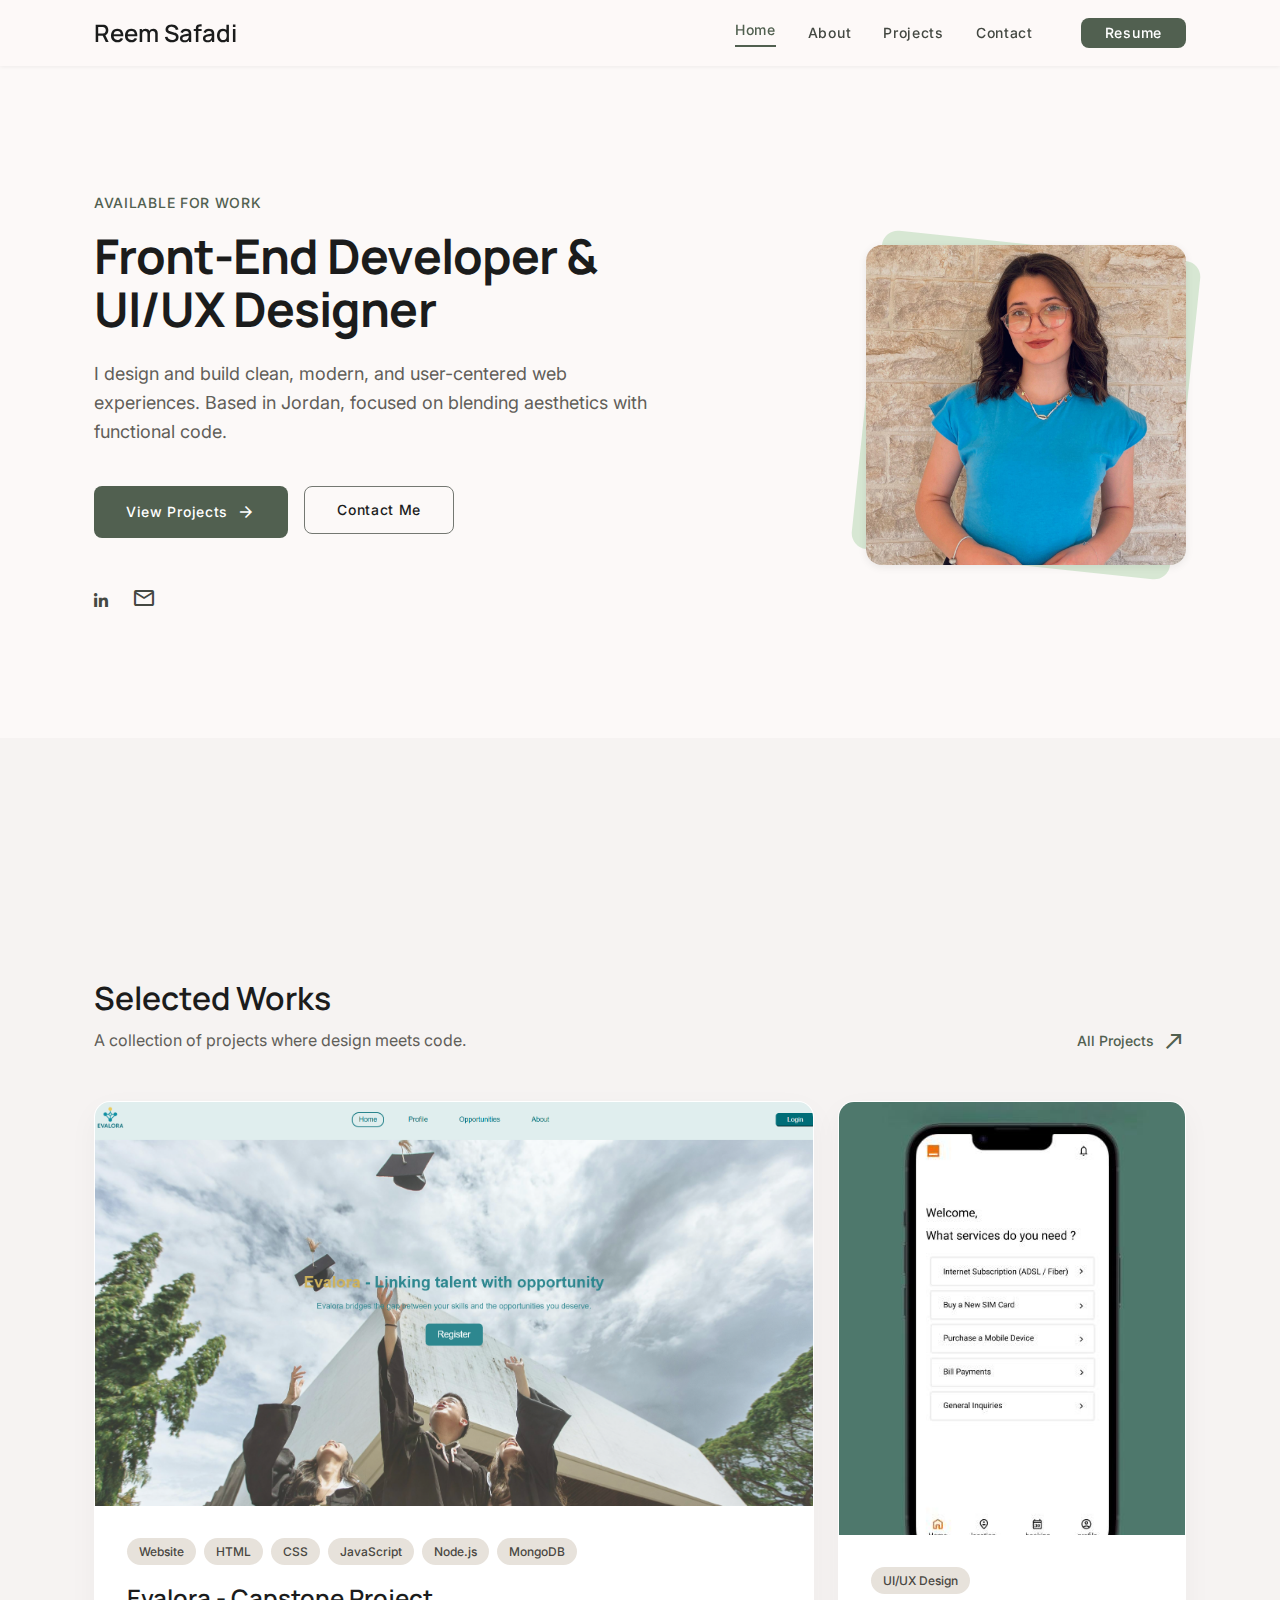
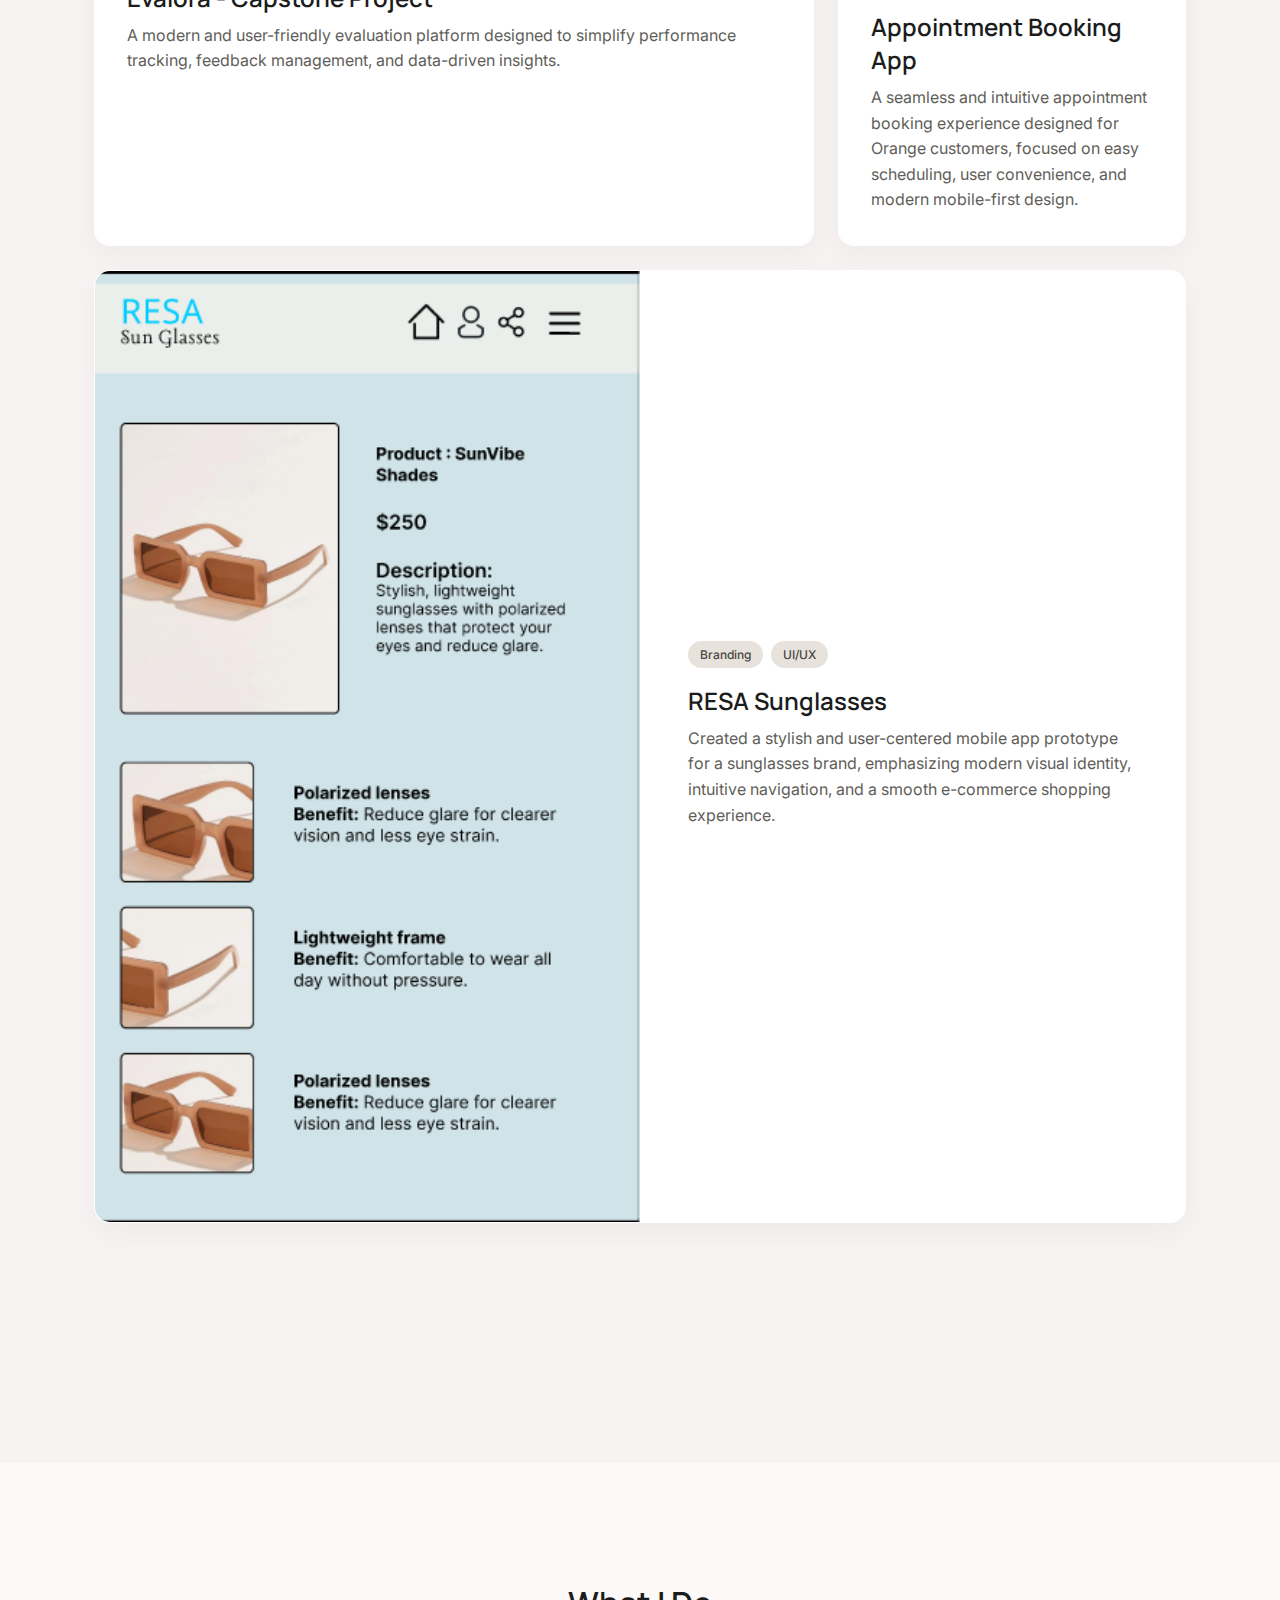
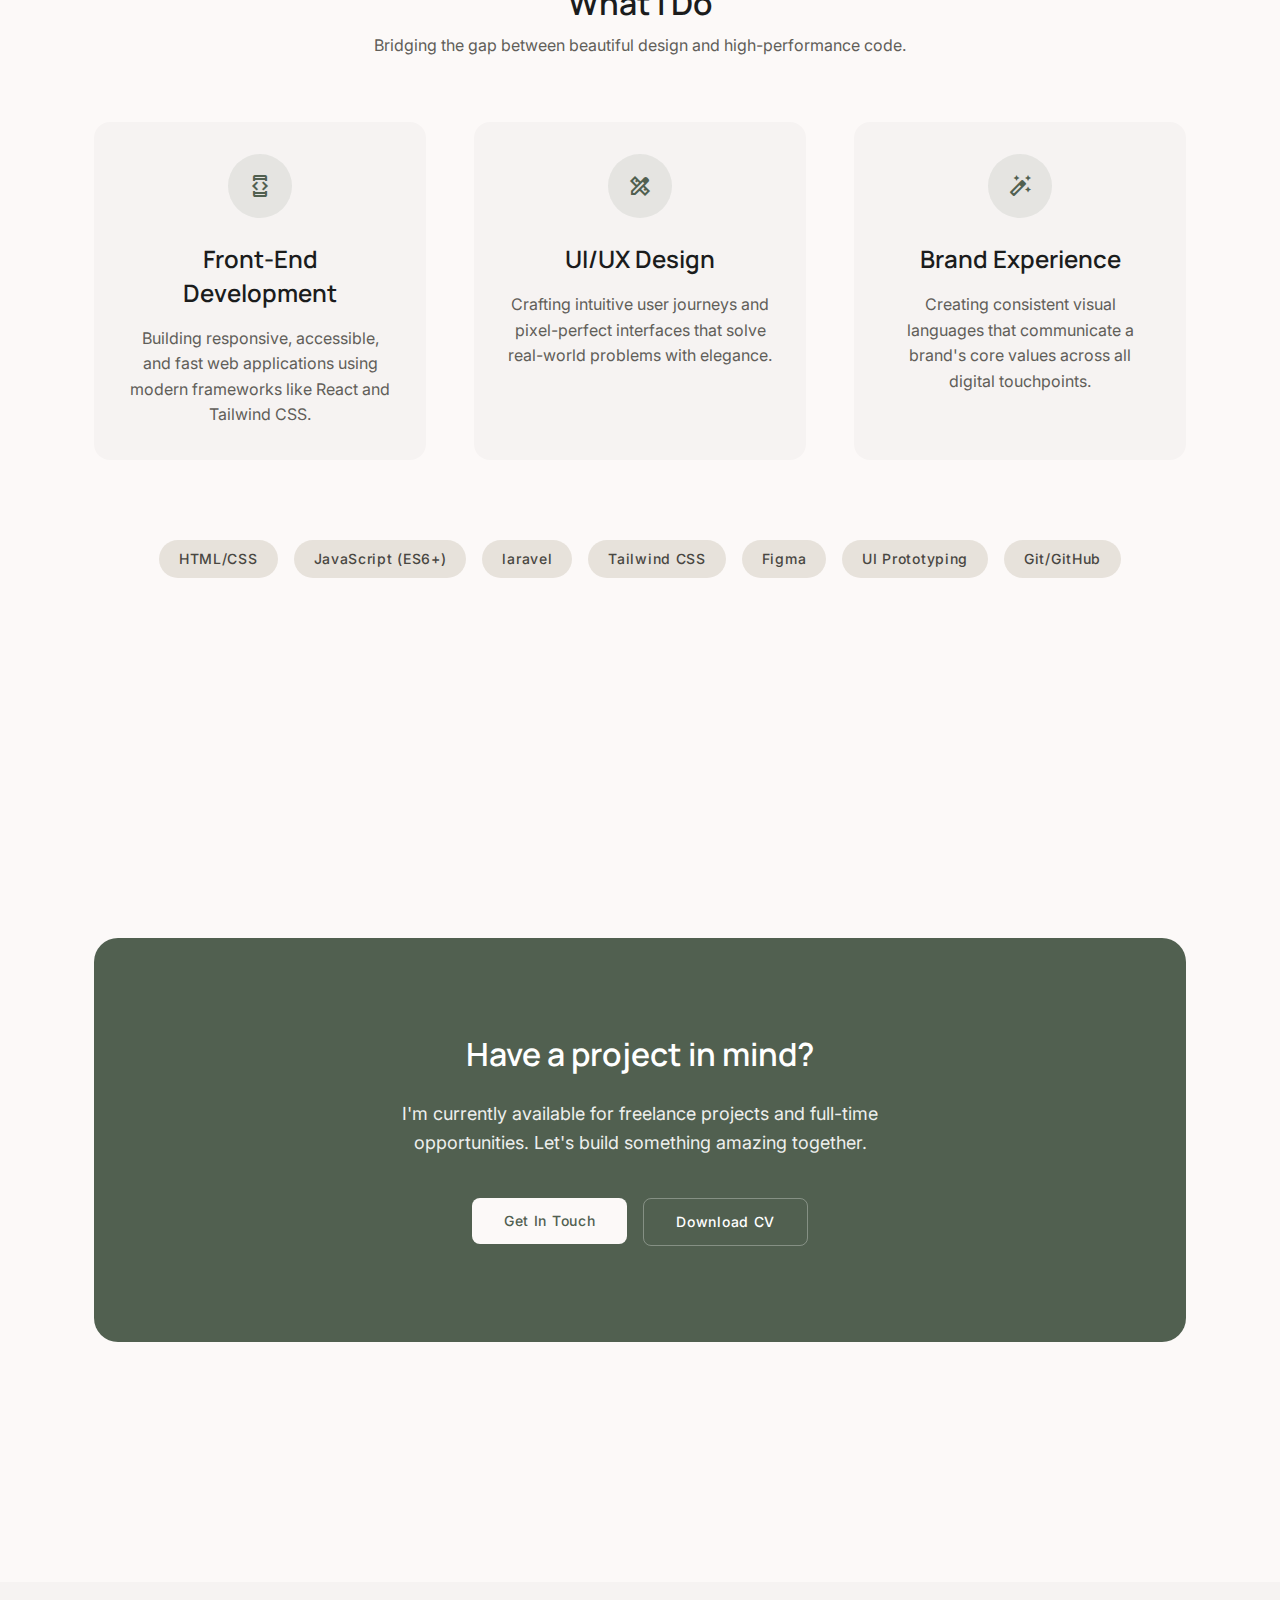
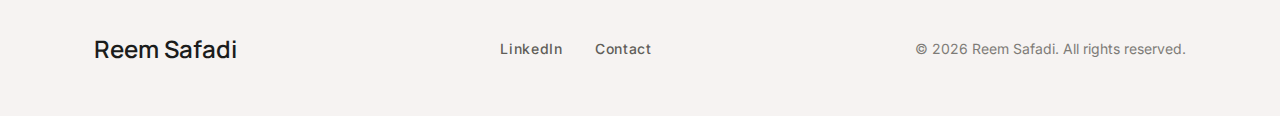
<file: index.html>
<!DOCTYPE html>
<html class="light" lang="en">
<head>
<meta charset="utf-8"/>
<meta content="width=device-width, initial-scale=1.0" name="viewport"/>
<link href="https://fonts.googleapis.com/css2?family=Inter:wght@400;500&family=Manrope:wght@600;700&display=swap" rel="stylesheet"/>
<link href="https://fonts.googleapis.com/css2?family=Material+Symbols+Outlined:wght,FILL@100..700,0..1&display=swap" rel="stylesheet"/>
<link rel="stylesheet" href="https://cdnjs.cloudflare.com/ajax/libs/font-awesome/6.5.2/css/all.min.css">
<link rel="stylesheet" href="CSS/styles.css"/>
</head>
<body class="font-body-md text-body-md antialiased">

<!-- Top Navigation Bar -->
<nav class="nav-bar">
  <div class="nav-inner">
    <a class="nav-logo" href="index.html">Reem Safadi</a>
    <!-- Desktop Links -->
    <div class="nav-links">
      <a class="nav-link nav-link--active" href="index.html">Home</a>
      <a class="nav-link" href="about.html">About</a>
      <a class="nav-link" href="projects.html">Projects</a>
      <a class="nav-link" href="contact.html">Contact</a>
      <a class="btn btn--primary nav-resume" href="Reemalsafadi.pdf">Resume</a>
    </div>
    <!-- Mobile Menu Toggle -->
    <button class="nav-toggle" id="menuToggle">
      <span class="material-symbols-outlined">menu</span>
    </button>
  </div>
  <!-- Mobile Menu -->
  <div class="mobile-menu" id="mobileMenu">
    <a class="nav-link nav-link--active" href="index.html">Home</a>
    <a class="nav-link" href="about.html">About</a>
    <a class="nav-link" href="projects.html">Projects</a>
    <a class="nav-link" href="contact.html">Contact</a>
    <a class="btn btn--primary" href="Reemalsafadi.pdf">Resume</a>
  </div>
</nav>

<main>
  <!-- Hero Section -->
  <section class="hero section-container">
    <div class="hero-grid">
      <div class="hero-text">
        <span class="label-tag">Available for work</span>
        <h1 class="hero-heading">
          Front-End Developer &amp; <br class="br-desktop"/> UI/UX Designer
        </h1>
        <p class="hero-sub">
          I design and build clean, modern, and user-centered web experiences. Based in Jordan, focused on blending aesthetics with functional code.
        </p>
        <div class="hero-cta">
          <a href="projects.html"><button class="btn btn--primary btn--icon">
            View Projects
            <span class="material-symbols-outlined icon-sm">arrow_forward</span>
          </button></a>
         <a href="contact.html"> <button class="btn btn--outline">Contact Me</button></a>
        </div>
        <div class="hero-socials">
            <a class="social-link" href="https://www.linkedin.com/in/reem-safadi/"><span class="fa-brands fa-linkedin-in"></span></a>          
          <a href="https://mail.google.com/mail/?view=cm&fs=1&to=safadireem01@gmail.com" class="social-link" href=""><span class="material-symbols-outlined">mail</span></a>
        </div>
      </div>
      <div class="hero-image-wrap">
        <div class="hero-image-box">
          <div class="hero-image-bg"></div>
          <img alt="Reem Al-Safadi" class="hero-img" src="assets/Profile/img1.jpeg"/>
        </div>
      </div>
    </div>
  </section>

  <!-- Featured Projects Section -->
  <section class="projects-section">
    <div class="section-container">
      <div class="projects-header">
        <div>
          <h2 class="section-title">Selected Works</h2>
          <p class="section-sub">A collection of projects where design meets code.</p>
        </div>
        <a class="all-projects-link" href="projects.html">All Projects <span class="material-symbols-outlined">north_east</span></a>
      </div>
      <div class="projects-grid">
        <!-- Project 1 -->
        <div class="project-card project-card--wide">
          <div class="project-img-wrap aspect-video">
            <img class="project-img" src="assets/Evalora/page 1 evalora.png" alt="FinTech Dashboard"/>
          </div>
          <div class="project-body">
            <div class="tags"><span class="tag">Website</span><span class="tag">HTML</span><span class="tag">CSS</span><span class="tag">JavaScript</span><span class="tag">Node.js</span><span class="tag">MongoDB</span></div>
            <h3 class="project-title">Evalora - Capstone Project</h3>
            <p class="project-desc">A modern and user-friendly evaluation platform designed to simplify performance tracking, feedback management, and data-driven insights.</p>
          </div>
        </div>
        <!-- Project 2 -->
        <div class="project-card">
          <div class="project-img-wrap aspect-4-5">
            <img class="project-img" src="assets/Orange/orange.jpeg" alt="Eco Commerce"/>
          </div>
          <div class="project-body">
            <div class="tags"><span class="tag">UI/UX Design</span></div>
            <h3 class="project-title">Appointment Booking App</h3>
            <p class="project-desc">A seamless and intuitive appointment booking experience designed for Orange customers, focused on easy scheduling, user convenience, and modern mobile-first design.</p>
          </div>
        </div>
        <!-- Project 3 -->
        <div class="project-card project-card--full project-card--row">
          <div class="project-card-img-half">
            <img class="project-img" src="assets/RESA/resa3.png" alt="Arch Studio"/>
          </div>
          <div class="project-body project-body--tall">
            <div class="tags"><span class="tag">Branding</span><span class="tag">UI/UX</span></div>
            <h3 class="project-title">RESA Sunglasses </h3>
            <p class="project-desc" style="margin-bottom:24px;">Created a stylish and user-centered mobile app prototype for a sunglasses brand, emphasizing modern visual identity, intuitive navigation, and a smooth e-commerce shopping experience.</p>
          </div>
        </div>
      </div>
    </div>
  </section>

  <!-- Services / Skills Section -->
  <section class="skills-section section-container">
    <div class="section-header-center">
      <h2 class="section-title">What I Do</h2>
      <p class="section-sub">Bridging the gap between beautiful design and high-performance code.</p>
    </div>
    <div class="services-grid">
      <div class="service-card">
        <div class="service-icon"><span class="material-symbols-outlined">developer_mode</span></div>
        <h4 class="service-title">Front-End Development</h4>
        <p class="service-desc">Building responsive, accessible, and fast web applications using modern frameworks like React and Tailwind CSS.</p>
      </div>
      <div class="service-card">
        <div class="service-icon"><span class="material-symbols-outlined">design_services</span></div>
        <h4 class="service-title">UI/UX Design</h4>
        <p class="service-desc">Crafting intuitive user journeys and pixel-perfect interfaces that solve real-world problems with elegance.</p>
      </div>
      <div class="service-card">
        <div class="service-icon"><span class="material-symbols-outlined">auto_fix_high</span></div>
        <h4 class="service-title">Brand Experience</h4>
        <p class="service-desc">Creating consistent visual languages that communicate a brand's core values across all digital touchpoints.</p>
      </div>
    </div>
    <div class="skills-tags">
      <span class="skill-tag">HTML/CSS</span>
      <span class="skill-tag">JavaScript (ES6+)</span>
      <span class="skill-tag">laravel</span>
      <span class="skill-tag">Tailwind CSS</span>
      <span class="skill-tag">Figma</span>
      <span class="skill-tag">UI Prototyping</span>
      <span class="skill-tag">Git/GitHub</span>
    </div>
  </section>

  <!-- CTA Section -->
  <section class="cta-section">
    <div class="section-container">
      <div class="cta-box">
        <h2 class="cta-title">Have a project in mind?</h2>
        <p class="cta-sub">I'm currently available for freelance projects and full-time opportunities. Let's build something amazing together.</p>
        <div class="cta-buttons">
          <a href="https://mail.google.com/mail/?view=cm&fs=1&to=safadireem01@gmail.com"><button class="btn btn--light">Get In Touch</button></a>
          <a href="Reemalsafadi.pdf"><button class="btn btn--ghost">Download CV</button></a>
        </div>
      </div>
    </div>
  </section>
</main>

<!-- Footer -->
<footer class="footer">
  <div class="footer-inner">
    <div class="footer-brand">
      <h2 class="footer-name">Reem Safadi</h2>
    
    </div>
    <div class="footer-links">
      <a class="footer-link" href="https://www.linkedin.com/in/reem-safadi/">LinkedIn</a>
      <a class="footer-link" href="https://mail.google.com/mail/?view=cm&fs=1&to=safadireem01@gmail.com">Contact</a>
    </div>
    <div class="footer-copy">© 2026 Reem Safadi. All rights reserved.</div>
  </div>
</footer>

<script src="JavaScripts/main.js"></script>
</body>
</html>
</file>
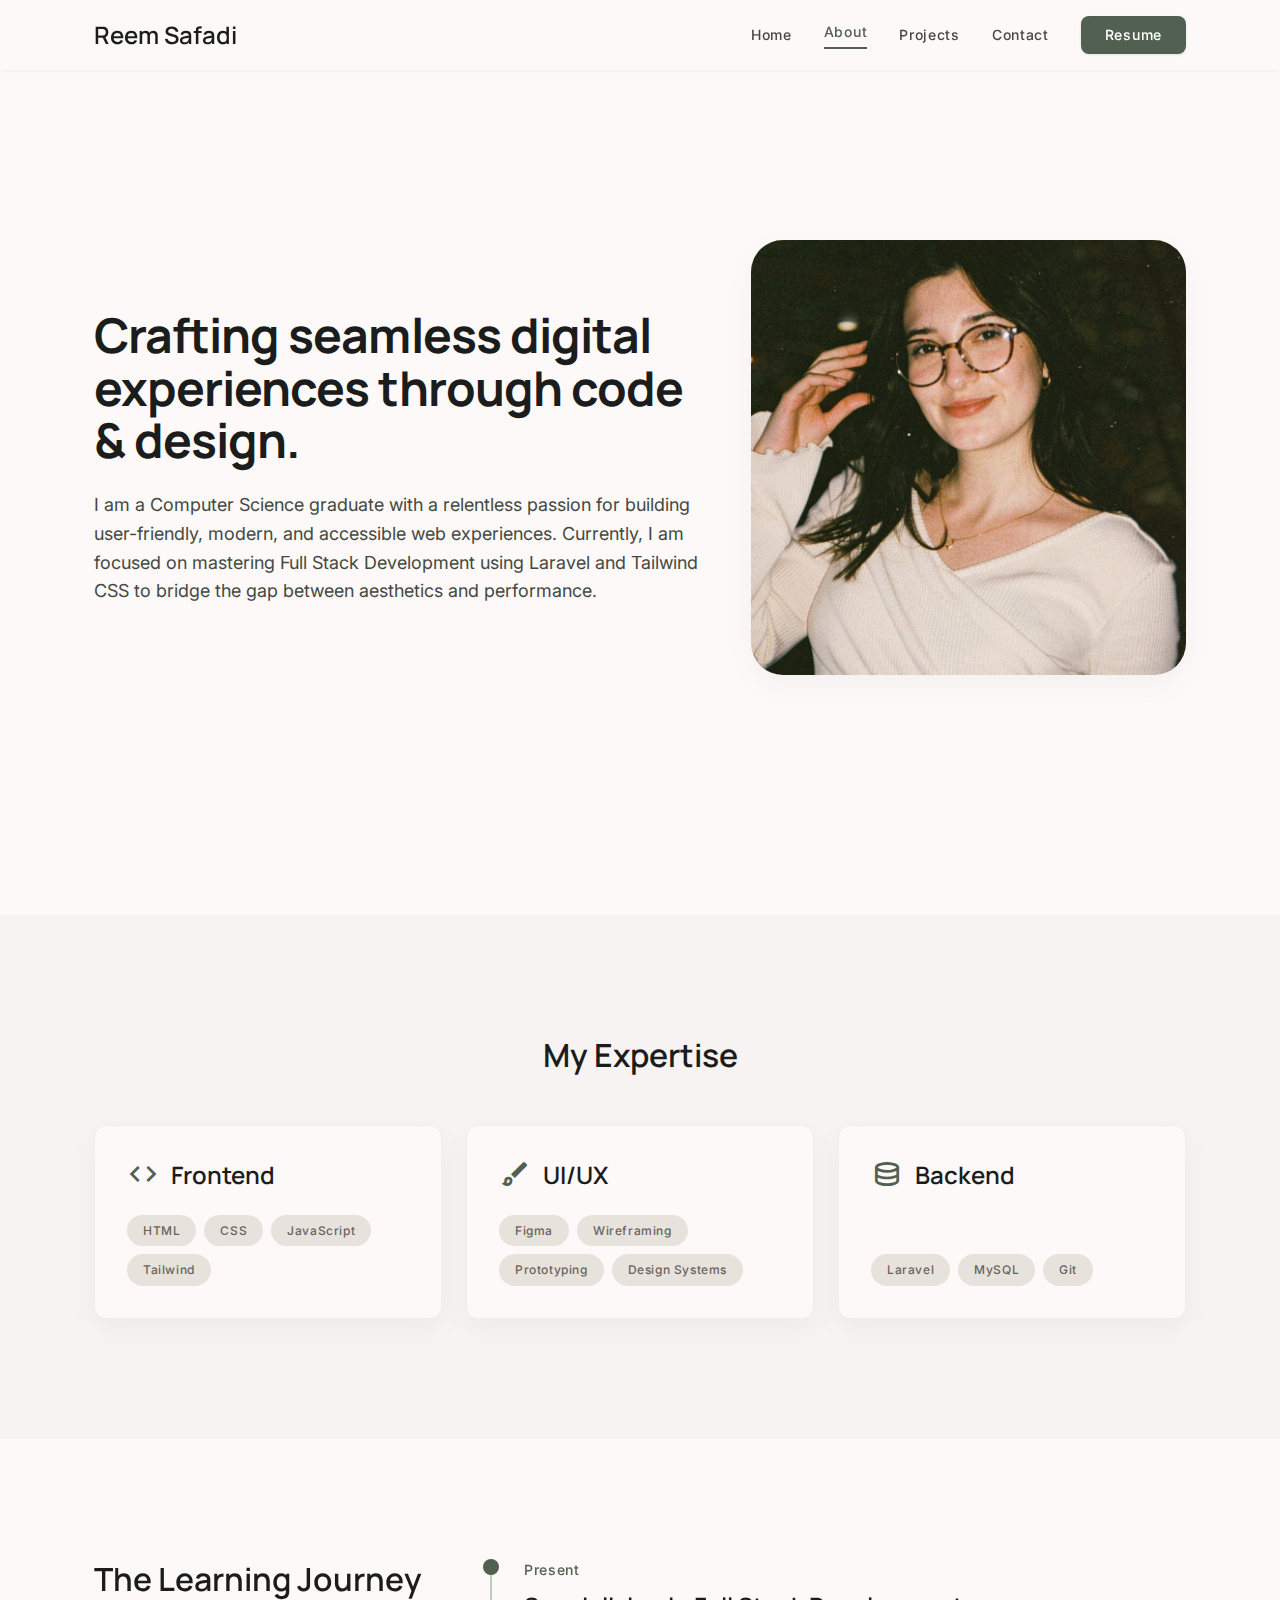
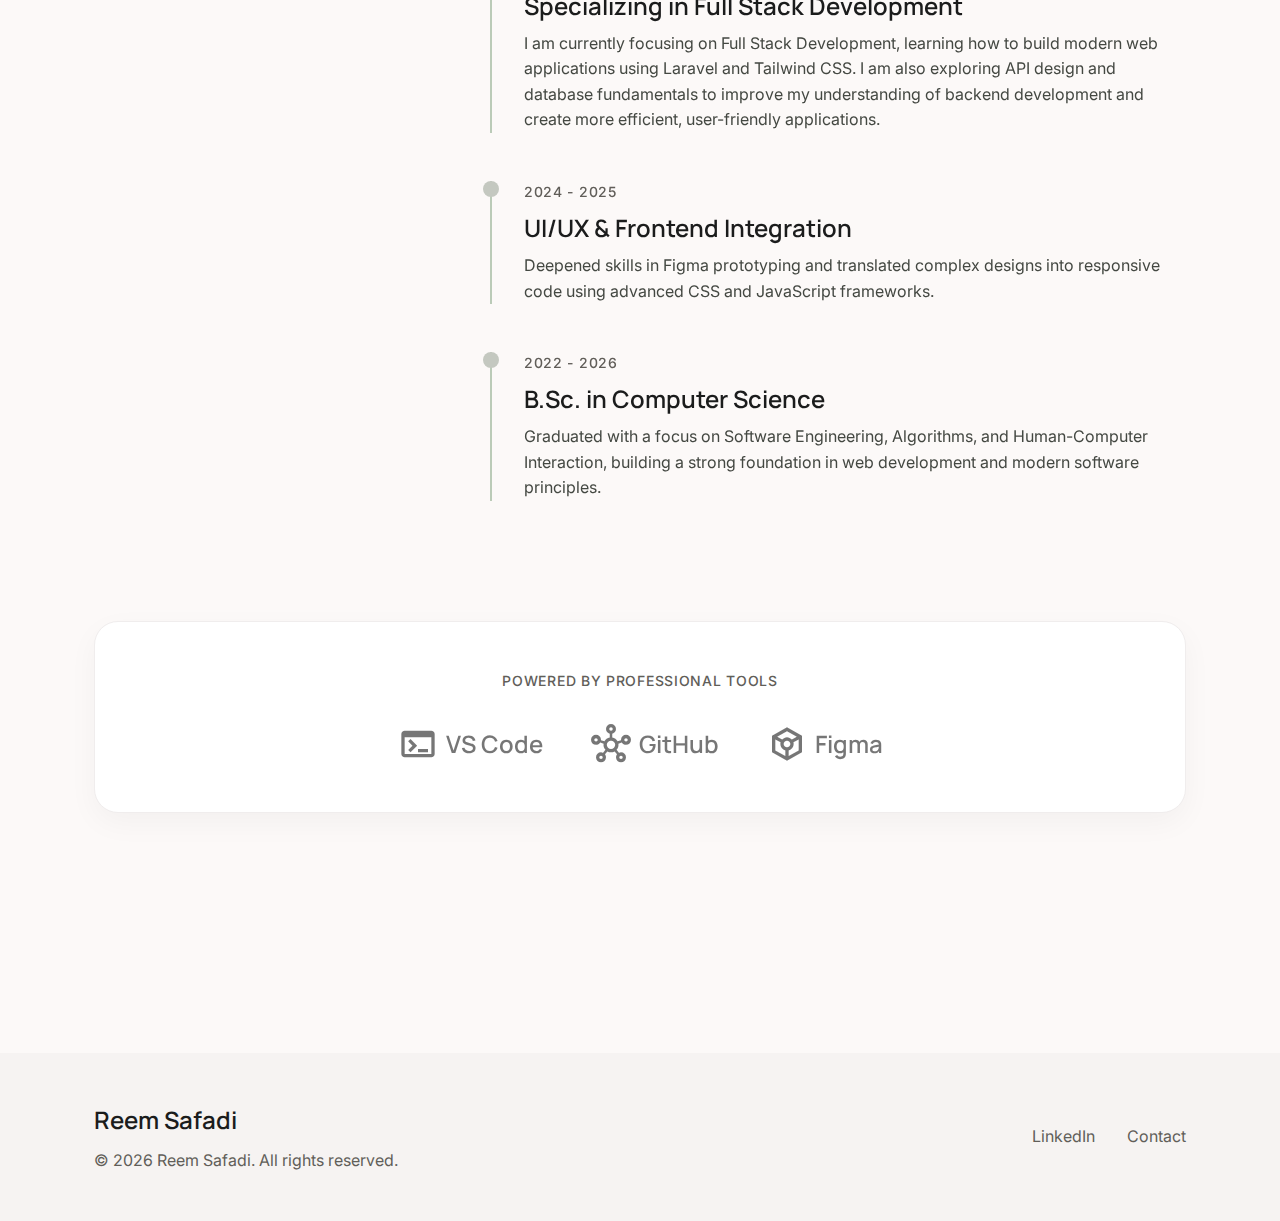
<file: about.html>
<!DOCTYPE html>
<html class="light" lang="en">
<head>
<meta charset="utf-8"/>
<meta content="width=device-width, initial-scale=1.0" name="viewport"/>
<title>About | Reem Safadi</title>
<link href="https://fonts.googleapis.com/css2?family=Inter:wght@400;500;600&family=Manrope:wght@600;700;800&display=swap" rel="stylesheet"/>
<link href="https://fonts.googleapis.com/css2?family=Material+Symbols+Outlined:wght,FILL@100..700,0..1&display=swap" rel="stylesheet"/>
<link rel="stylesheet" href="CSS/about.css"/>
</head>
<body>

<!-- TopNavBar -->
<nav class="nav-bar">
  <div class="nav-inner">
    <a href="index.html"><span class="nav-logo">Reem Safadi</span></a>
    <div class="nav-links">
      <a class="nav-link" href="index.html">Home</a>
      <a class="nav-link nav-link--active" href="about.html">About</a>
      <a class="nav-link" href="projects.html">Projects</a>
      <a class="nav-link" href="contact.html">Contact</a>
      <a href="Reemalsafadi.pdf"><button class="btn btn--primary">Resume</button></a>
    </div>
    <div class="nav-toggle" id="menuToggle">
      <span class="material-symbols-outlined">menu</span>
    </div>
  </div>
  <div class="mobile-menu" id="mobileMenu">
    <a class="nav-link" href="index.html">Home</a>
    <a class="nav-link nav-link--active" href="about.html">About</a>
    <a class="nav-link" href="projects.html">Projects</a>
    <a class="nav-link" href="contact.html">Contact</a>
    <a href="Reemalsafadi.pdf"><button class="btn btn--primary">Resume</button></a>
  </div>
</nav>

<main class="main">

  <!-- Hero Section -->
  <section class="hero section-container">
    <div class="hero-grid">
      <div class="hero-text">
        <h1 class="hero-heading">Crafting seamless digital experiences through code &amp; design.</h1>
        <p class="hero-sub">
          I am a Computer Science graduate with a relentless passion for building user-friendly, modern, and accessible web experiences. Currently, I am focused on mastering Full Stack Development using Laravel and Tailwind CSS to bridge the gap between aesthetics and performance.
        </p>
      </div>
      <div class="hero-image-col">
        <div class="hero-image-box soft-shadow">
          <img class="hero-img" src="assets/reem2.jpeg"/>
        </div>
      </div>
    </div>
  </section>

  <!-- Bento Skills Grid -->
  <section class="skills-section">
    <div class="section-container">
      <h2 class="section-title text-center">My Expertise</h2>
      <div class="skills-grid">
        <!-- Frontend -->
        <div class="skill-card soft-shadow">
          <div class="skill-card-header">
            <span class="material-symbols-outlined skill-icon">code</span>
            <h3 class="skill-card-title">Frontend</h3>
          </div>
          <div class="tags">
            <span class="tag">HTML</span>
            <span class="tag">CSS</span>
            <span class="tag">JavaScript</span>
            <span class="tag">Tailwind</span>
          </div>
        </div>
        <!-- UI/UX -->
        <div class="skill-card soft-shadow">
          <div class="skill-card-header">
            <span class="material-symbols-outlined skill-icon">brush</span>
            <h3 class="skill-card-title">UI/UX</h3>
          </div>
          <div class="tags">
            <span class="tag">Figma</span>
            <span class="tag">Wireframing</span>
            <span class="tag">Prototyping</span>
            <span class="tag">Design Systems</span>
          </div>
        </div>
        <!-- Backend -->
        <div class="skill-card soft-shadow">
          <div class="skill-card-header">
            <span class="material-symbols-outlined skill-icon">database</span>
            <h3 class="skill-card-title">Backend</h3>
          </div>
          <div class="tags">
            <span class="tag">Laravel</span>
            <span class="tag">MySQL</span>
            <span class="tag">Git</span>
          </div>
        </div>
      </div>
    </div>
  </section>

  <!-- Timeline Section -->
  <section class="section-container timeline-section">
    <div class="timeline-layout">
      <div class="timeline-sidebar">
        <h2 class="section-title sticky-title">The Learning Journey</h2>
      </div>
      <div class="timeline-items">
        <!-- Item 1 -->
        <div class="timeline-item">
          <div class="timeline-dot timeline-dot--active"></div>
          <span class="timeline-date timeline-date--active">Present</span>
          <h4 class="timeline-heading">Specializing in Full Stack Development</h4>
          <p class="timeline-body">I am currently focusing on Full Stack Development, learning how to build modern web applications using Laravel and Tailwind CSS. I am also exploring API design and database fundamentals to improve my understanding of backend development and create more efficient, user-friendly applications.</p>
        </div>
        <!-- Item 2 -->
        <div class="timeline-item">
          <div class="timeline-dot"></div>
          <span class="timeline-date">2024 - 2025</span>
          <h4 class="timeline-heading">UI/UX &amp; Frontend Integration</h4>
          <p class="timeline-body">Deepened skills in Figma prototyping and translated complex designs into responsive code using advanced CSS and JavaScript frameworks.</p>
        </div>
        <!-- Item 3 -->
        <div class="timeline-item">
          <div class="timeline-dot"></div>
          <span class="timeline-date">2022 - 2026</span>
          <h4 class="timeline-heading">B.Sc. in Computer Science</h4>
          <p class="timeline-body">Graduated with a focus on Software Engineering, Algorithms, and Human-Computer Interaction, building a strong foundation in web development and modern software principles.</p>
        </div>
      </div>
    </div>
  </section>

  <!-- Tools Section -->
  <section class="section-container tools-section">
    <div class="tools-box soft-shadow">
      <p class="tools-label">Powered By Professional Tools</p>
      <div class="tools-grid" id="toolsGrid">
        <div class="tool-item">
          <span class="material-symbols-outlined tool-icon">terminal</span>
          <span class="tool-name">VS Code</span>
        </div>
        <div class="tool-item">
          <span class="material-symbols-outlined tool-icon">hub</span>
          <span class="tool-name">GitHub</span>
        </div>
        <div class="tool-item">
          <span class="material-symbols-outlined tool-icon">token</span>
          <span class="tool-name">Figma</span>
        </div>
      </div>
    </div>
  </section>

</main>

<!-- Footer -->
<footer class="footer">
  <div class="footer-inner">
    <div class="footer-brand">
      <span class="footer-name">Reem Safadi</span>
      <p class="footer-copy">© 2026 Reem Safadi. All rights reserved.</p>
    </div>
    <div class="footer-links">
      <a class="footer-link" href="https://www.linkedin.com/in/reem-safadi/">LinkedIn</a>
      <a class="footer-link" href="https://mail.google.com/mail/?view=cm&fs=1&to=safadireem01@gmail.com">Contact</a>
    </div>
  </div>
</footer>

<script src="JavaScripts/about.js"></script>
</body>
</html>
</file>
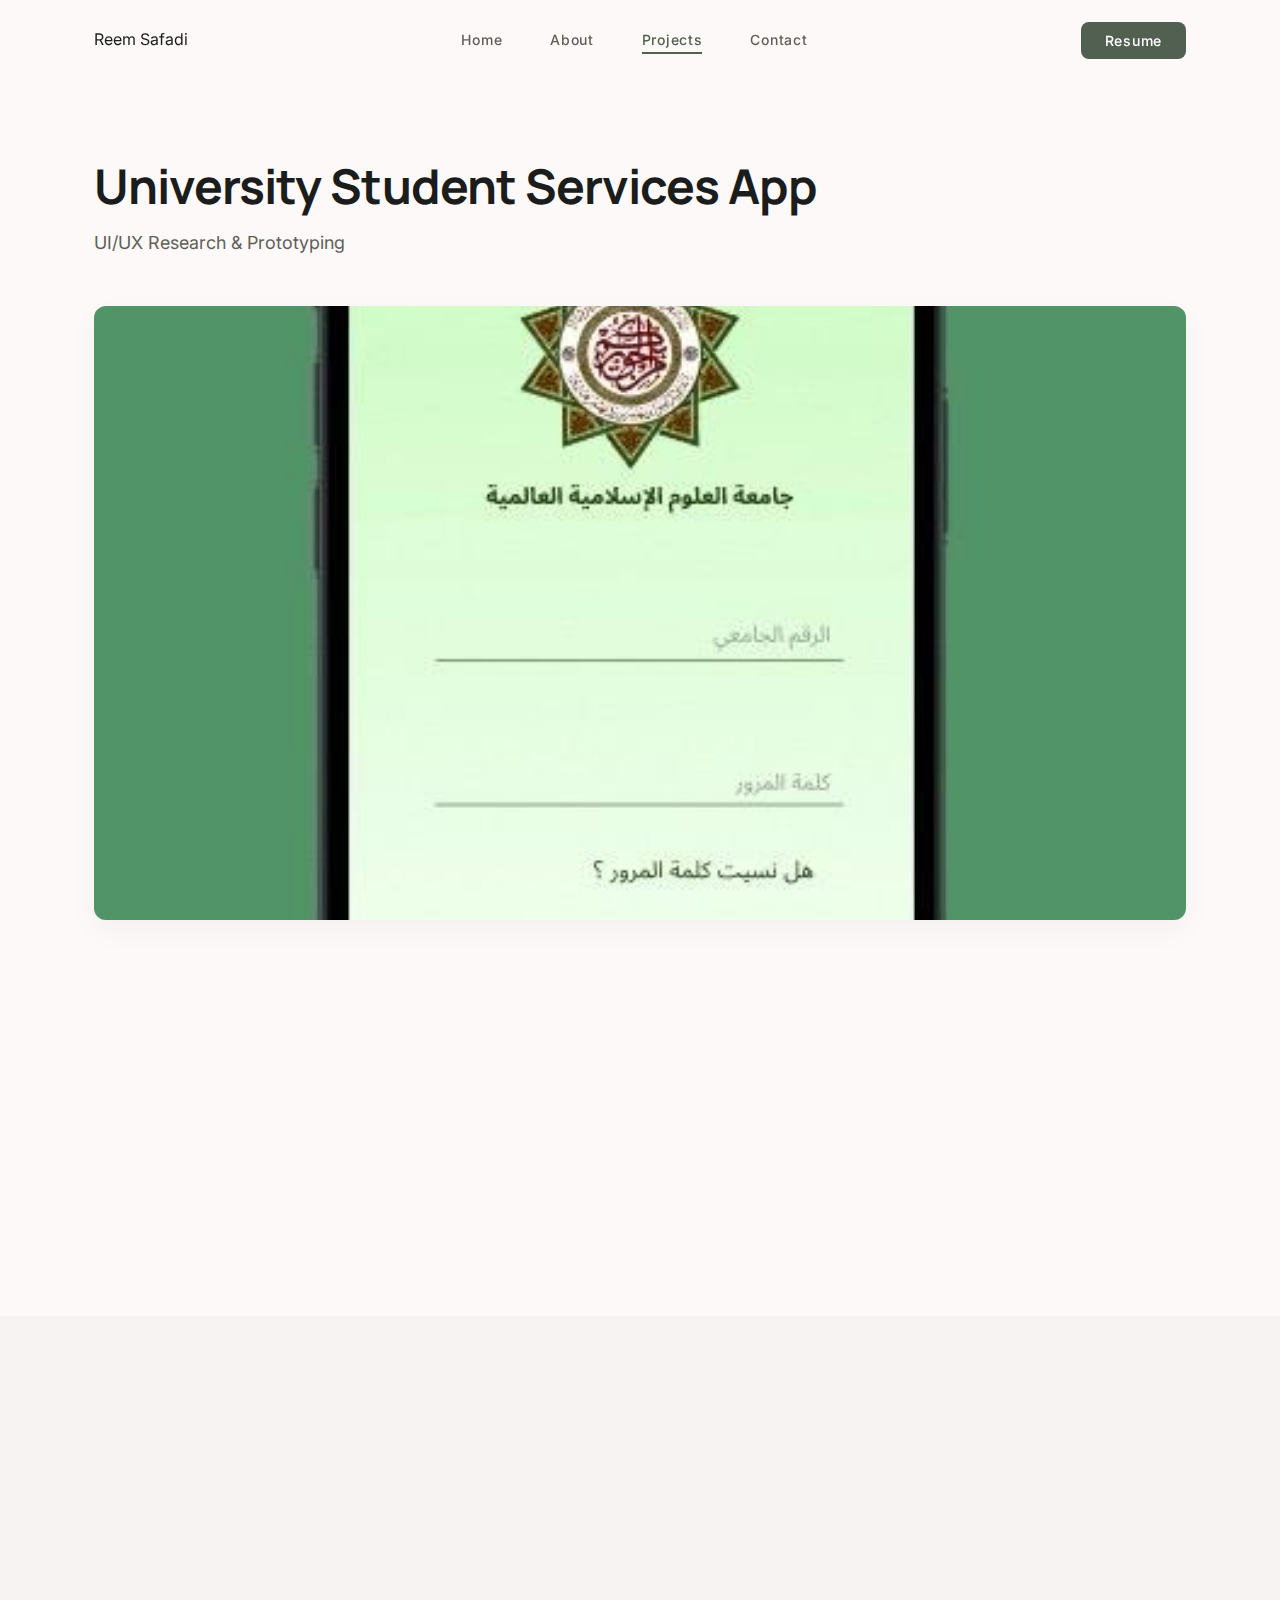
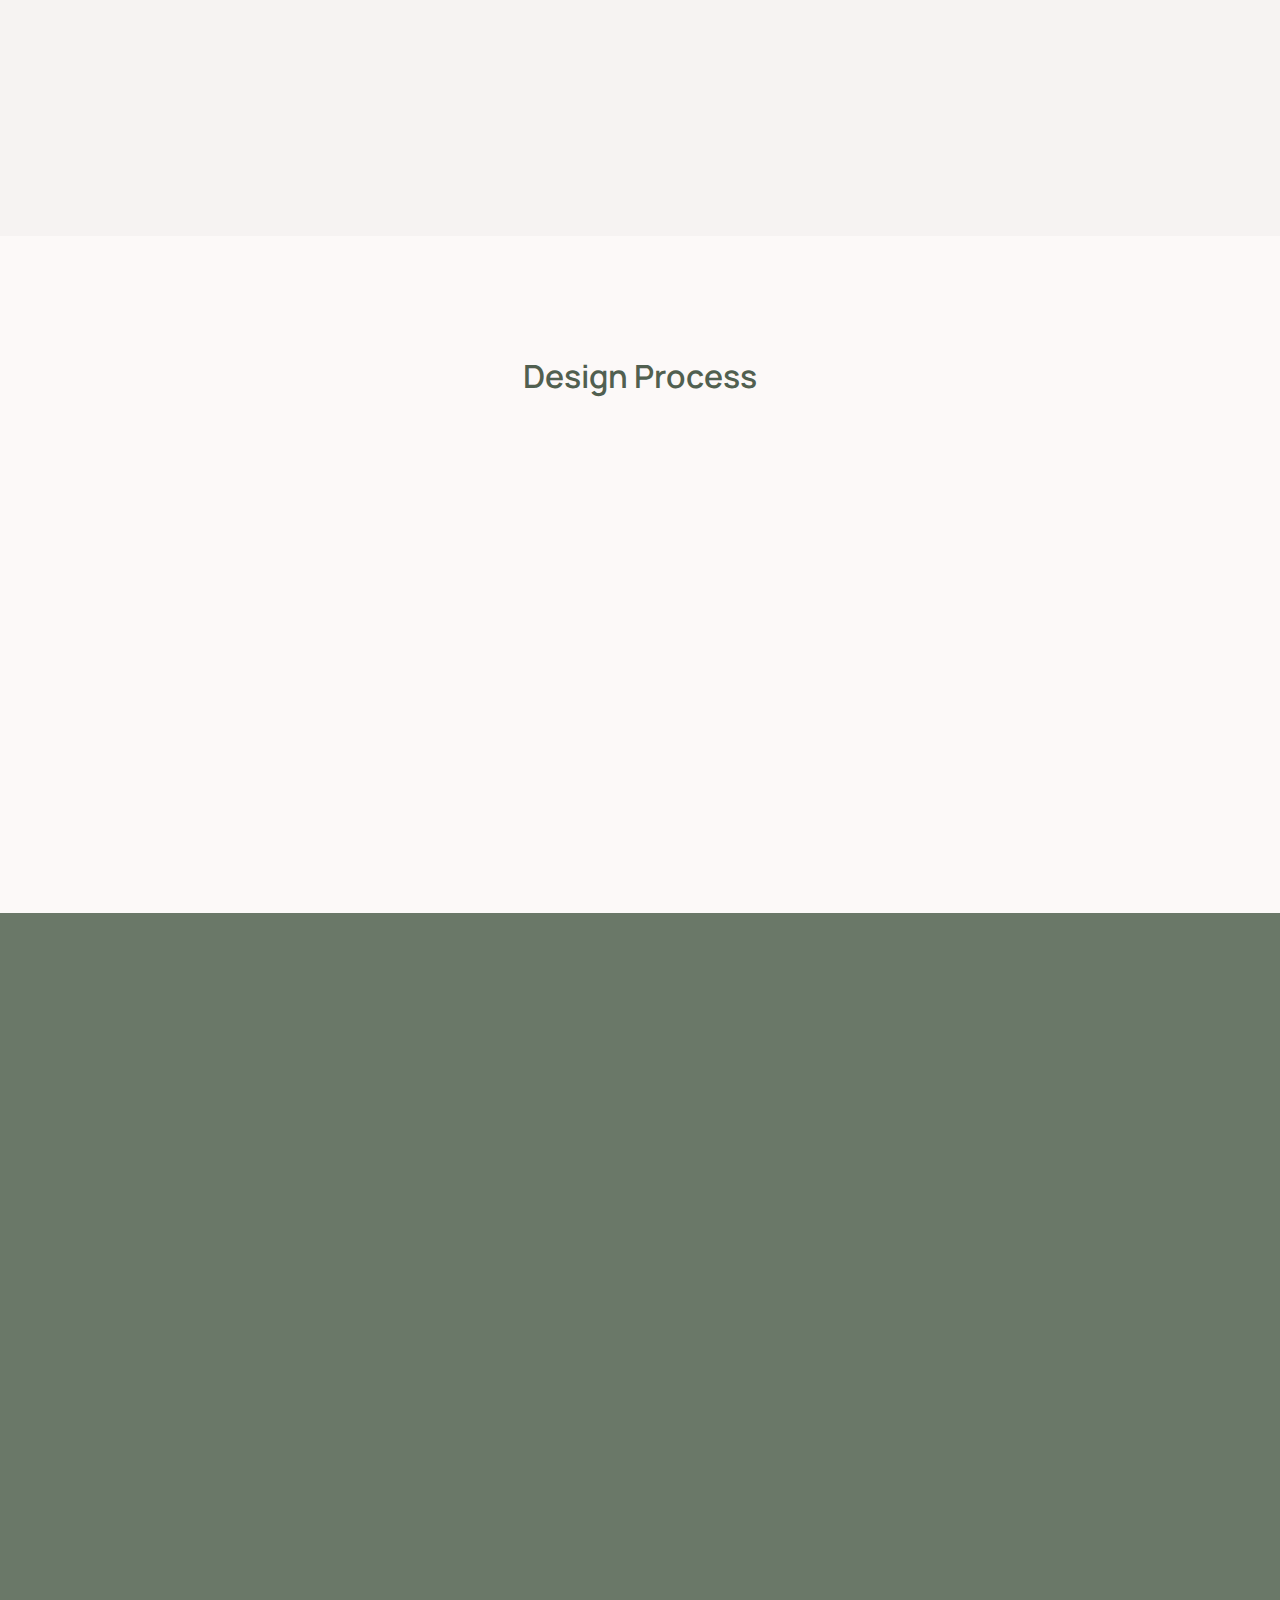
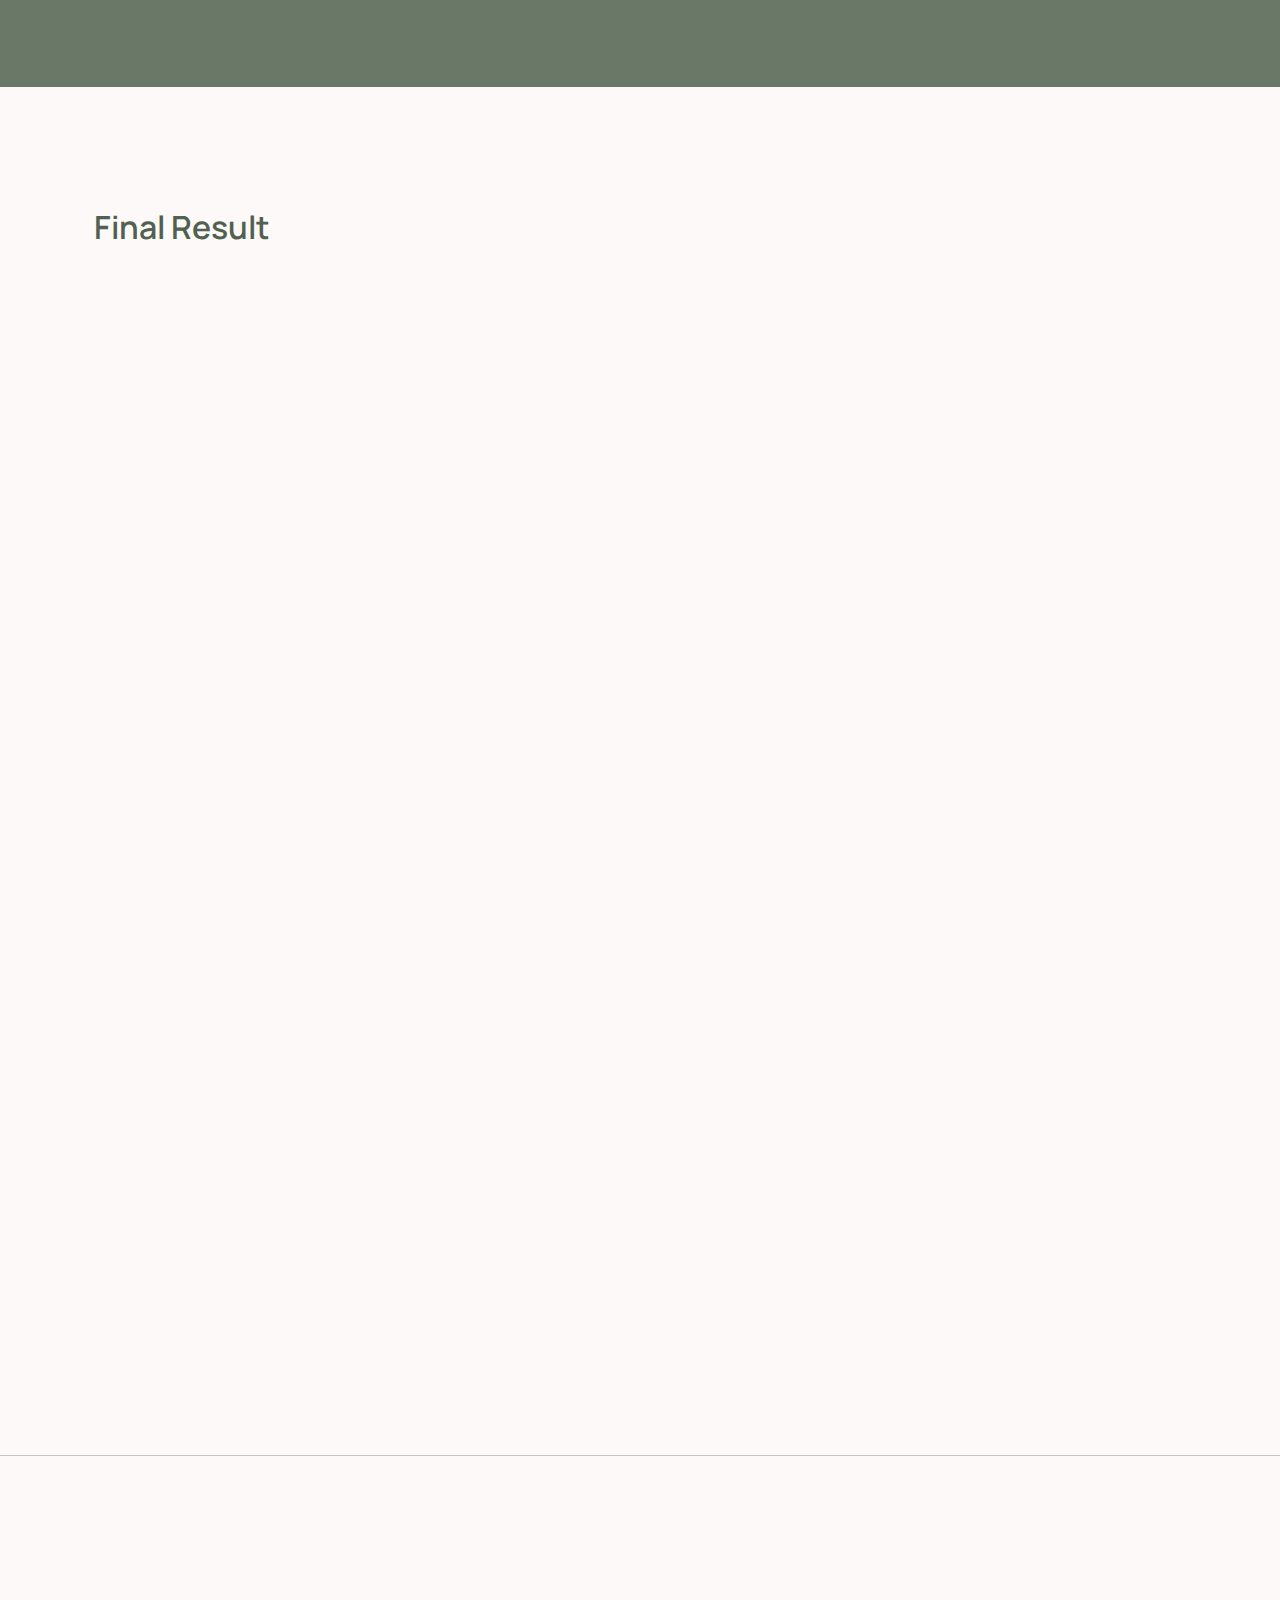
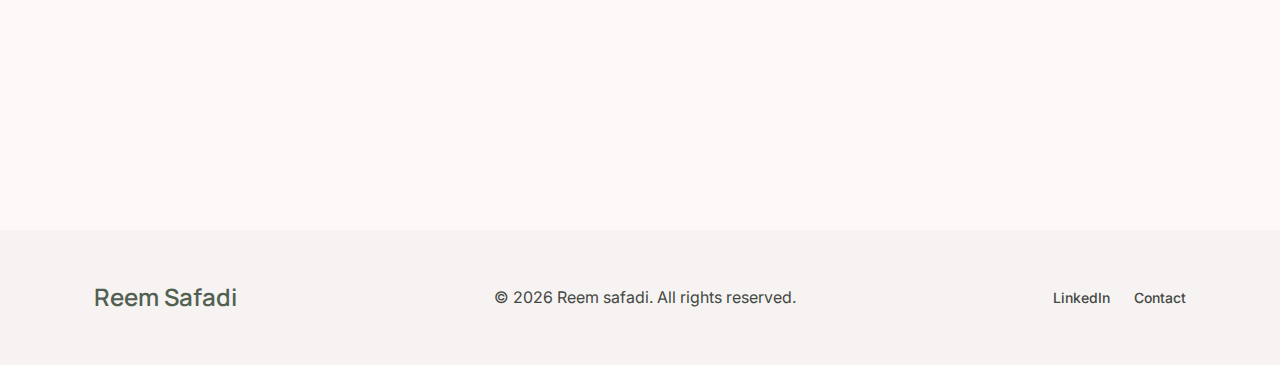
<file: case.html>
<!DOCTYPE html>
<html lang="en">
<head>
  <meta charset="utf-8" />
  <meta name="viewport" content="width=device-width, initial-scale=1.0" />
  <title>Projects | Case Study</title>

  <!-- Google Fonts -->
  <link rel="preconnect" href="https://fonts.googleapis.com" />
  <link rel="preconnect" href="https://fonts.gstatic.com" crossorigin />
  <link
    href="https://fonts.googleapis.com/css2?family=Inter:wght@400;500;600&family=Manrope:wght@600;700;800&display=swap"
    rel="stylesheet"
  />

  <!-- Material Symbols -->
  <link
    href="https://fonts.googleapis.com/css2?family=Material+Symbols+Outlined:wght,FILL@100..700,0..1&display=swap"
    rel="stylesheet"
  />

  <!-- Site Stylesheet -->
  <link rel="stylesheet" href="CSS/case.css" />
</head>
<body>

  <!-- =============================================
       TOP APP BAR
       ============================================= -->
  <header class="site-header">
    <nav class="nav">
      <a class="nav-logo" href="index.html">Reem Safadi</a>

      <ul class="nav__links">
        <li><a class="nav__link" href="index.html">Home</a></li>
        <li><a class="nav__link" href="about.html">About</a></li>
        <li><a class="nav__link nav__link--active" href="projects.html">Projects</a></li>
        <li><a class="nav__link" href="contact.html">Contact</a></li>
      </ul>

      <a href="Reemalsafadi.pdf"><button class="nav__resume-btn">Resume</button></a>

      <button class="nav__mobile-toggle" aria-label="Open navigation">
        <span class="material-symbols-outlined">menu</span>
      </button>
    </nav>
  </header>

  <main>

    <!-- =============================================
         HERO
         ============================================= -->
    <section class="hero">
      <div class="hero__intro">
        <h1 class="hero__title">University Student Services App</h1>
        <p class="hero__subtitle">UI/UX Research &amp; Prototyping</p>
      </div>

      <div class="hero__image-wrap soft-shadow">
        <img
          src="assets/Wise/wise.jpeg"
          alt="Lumina app mood tracking dashboard on smartphone"
        />
      </div>
    </section>

    <!-- =============================================
         OVERVIEW
         ============================================= -->
    <section class="section-overview">
      <div class="overview-main">
        <h2 class="section-title">Overview</h2>
        <p class="section-body">
          The University Student Services App is a mobile application concept designed to simplify and improve students’ access to university services through a clean and user-friendly interface.

            The app focuses on enhancing usability, reducing navigation complexity, and providing students with quick access to important academic and administrative services in one centralized platform.
        </p>
      </div>

      <div class="overview-meta">
        
        <div>
          <p class="meta-label">Tools Used</p>
          <div class="chip-wrap">
            <span class="chip">Figma</span>
          </div>
        </div>
      </div>
    </section>

    <!-- =============================================
         THE CHALLENGE
         ============================================= -->
    <section class="section-challenge">
      <div class="section-challenge__inner">

        <div class="challenge-text">
          <h2 class="section-title">The Challenge</h2>
          <p class="section-body">
            Many university systems are often fragmented, confusing, and difficult for students to navigate efficiently.
            Students struggle to quickly access essential services such as schedules, announcements, course registration, and academic information across multiple platforms.

            This creates frustration, wastes time, and negatively affects the overall student experience.
          </p>
        </div>

        <div class="challenge-cards">
          <div class="challenge-card soft-shadow">
            <span class="material-symbols-outlined">timer_off</span>
            <p class="challenge-card__label"><b>Reduce Navigation Time</b></p><br>
            <p>Students spend too much time searching for basic academic services across different systems.</p>
          </div>
          <div class="challenge-card soft-shadow">
            <span class="material-symbols-outlined">psychology</span>
            <p class="challenge-card__label"><b>Cognitive Ease</b></p><br>
            <p>Complex interfaces and scattered information make it difficult for students to focus and complete tasks efficiently.</p>
          </div>
        </div>

      </div>
    </section>

    <!-- =============================================
         DESIGN PROCESS
         ============================================= -->
    <section class="section-process">
      <h2 class="section-title section-process__title">Design Process</h2>

      <div class="process-grid">

        <div class="process-card">
          <div class="process-card__icon-wrap">
            <span class="material-symbols-outlined">search</span>
          </div>
          <h3 class="process-card__title">Research</h3>
          <p class="process-card__body">
           Conducted research on common challenges students face while accessing university systems, focusing on navigation difficulties, scattered services, and mobile usability issues.
          </p>
        </div>

        <div class="process-card">
          <div class="process-card__icon-wrap">
            <span class="material-symbols-outlined">architecture</span>
          </div>
          <h3 class="process-card__title">Wireframing</h3>
          <p class="process-card__body">
            Created low-fidelity wireframes and user flows to organize student services into a clear and intuitive structure that minimizes effort and confusion.          </p>
        </div>

        <div class="process-card">
          <div class="process-card__icon-wrap">
            <span class="material-symbols-outlined">palette</span>
          </div>
          <h3 class="process-card__title">Visual Design</h3>
          <p class="process-card__body">
            Designed a modern and student-friendly interface using clean layouts, consistent spacing, and accessible visual hierarchy to improve clarity and ease of use.
          </p>
        </div>

      </div>
    </section>

    <!-- =============================================
         THE SOLUTION
         ============================================= -->
    <section class="section-solution">
      <div class="section-solution__inner">

        <div class="solution-content">
          <h2 class="solution-title">The Solution</h2>
          <ul class="solution-list">

            <li class="solution-item">
              <span class="material-symbols-outlined">check_circle</span>
              <div>
                <h4 class="solution-item__title">Centralized Student Services</h4>
                <p class="solution-item__body">
                  All essential university services are brought together in one simple and accessible platform.
                </p>
              </div>
            </li>

            <li class="solution-item">
              <span class="material-symbols-outlined">insights</span>
              <div>
                <h4 class="solution-item__title">Smart & Fast Access</h4>
                <p class="solution-item__body">
                A streamlined experience that allows students to reach schedules, announcements, and registrations in just a few taps.                </p>
              </div>
            </li>

            <li class="solution-item">
              <span class="material-symbols-outlined">auto_awesome</span>
              <div>
                <h4 class="solution-item__title">Clean & Minimal Interface</h4>
                <p class="solution-item__body">
                A distraction-free design that reduces clutter and improves focus and usability.                </p>
              </div>
            </li>

          </ul>
        </div>

        <div class="solution-image-wrap soft-shadow">
          <img
            src="assets/mobile.png"
            alt="Lumina data visualization screen with organic charts"
          />
        </div>

      </div>
    </section>

    <!-- =============================================
         FINAL RESULT GALLERY
         ============================================= -->
    <section class="section-gallery">
      <h2 class="section-title" style="margin-bottom: var(--stack-lg);">Final Result</h2>

      <div class="gallery-grid">

        <div class="gallery-primary soft-shadow">
          <img
            src="assets/Wise/wise1.png"
            alt="Daily progress and wellness goals screen"
          />
        </div>

        <div class="gallery-secondary">
          <div class="gallery-secondary-item soft-shadow">
            <img
              src="assets/Wise/wise2.png"
              alt="Meditation exercises list screen"
            />
          </div>
          <div class="gallery-secondary-item soft-shadow">
            <img
              src="assets/Wise/wise3.png"
              alt="Multiple app screens showing design system consistency"
            />
          </div>
        </div>

      </div>
    </section>

    <!-- =============================================
         NEXT PROJECT CTA
         ============================================= -->
    <section class="section-cta">
      <div class="section-cta__inner">
        <p class="cta-kicker">Up Next</p>
        <a class="cta-link" href="#">
          <div class="cta-link__arrow">
            <span class="cta-link__arrow-label">View Case Study</span>
            <span class="material-symbols-outlined">arrow_forward</span>
          </div>
        </a>
      </div>
    </section>

  </main>

  <!-- =============================================
       FOOTER
       ============================================= -->
  <footer class="site-footer">
    <div class="footer-inner">
      <span class="footer__brand">Reem Safadi</span>
      <p class="footer__copy">© 2026 Reem safadi. All rights reserved.</p>
      <ul class="footer__links">
        <li><a class="footer__link" href="https://www.linkedin.com/in/reem-safadi/">LinkedIn</a></li>
        <li><a class="footer__link" href="https://mail.google.com/mail/?view=cm&fs=1&to=safadireem01@gmail.com">Contact</a></li>
      </ul>
    </div>
  </footer>

  <!-- Site Script -->
  <script src="JavaScripts/case.js"></script>

</body>
</html>
</file>
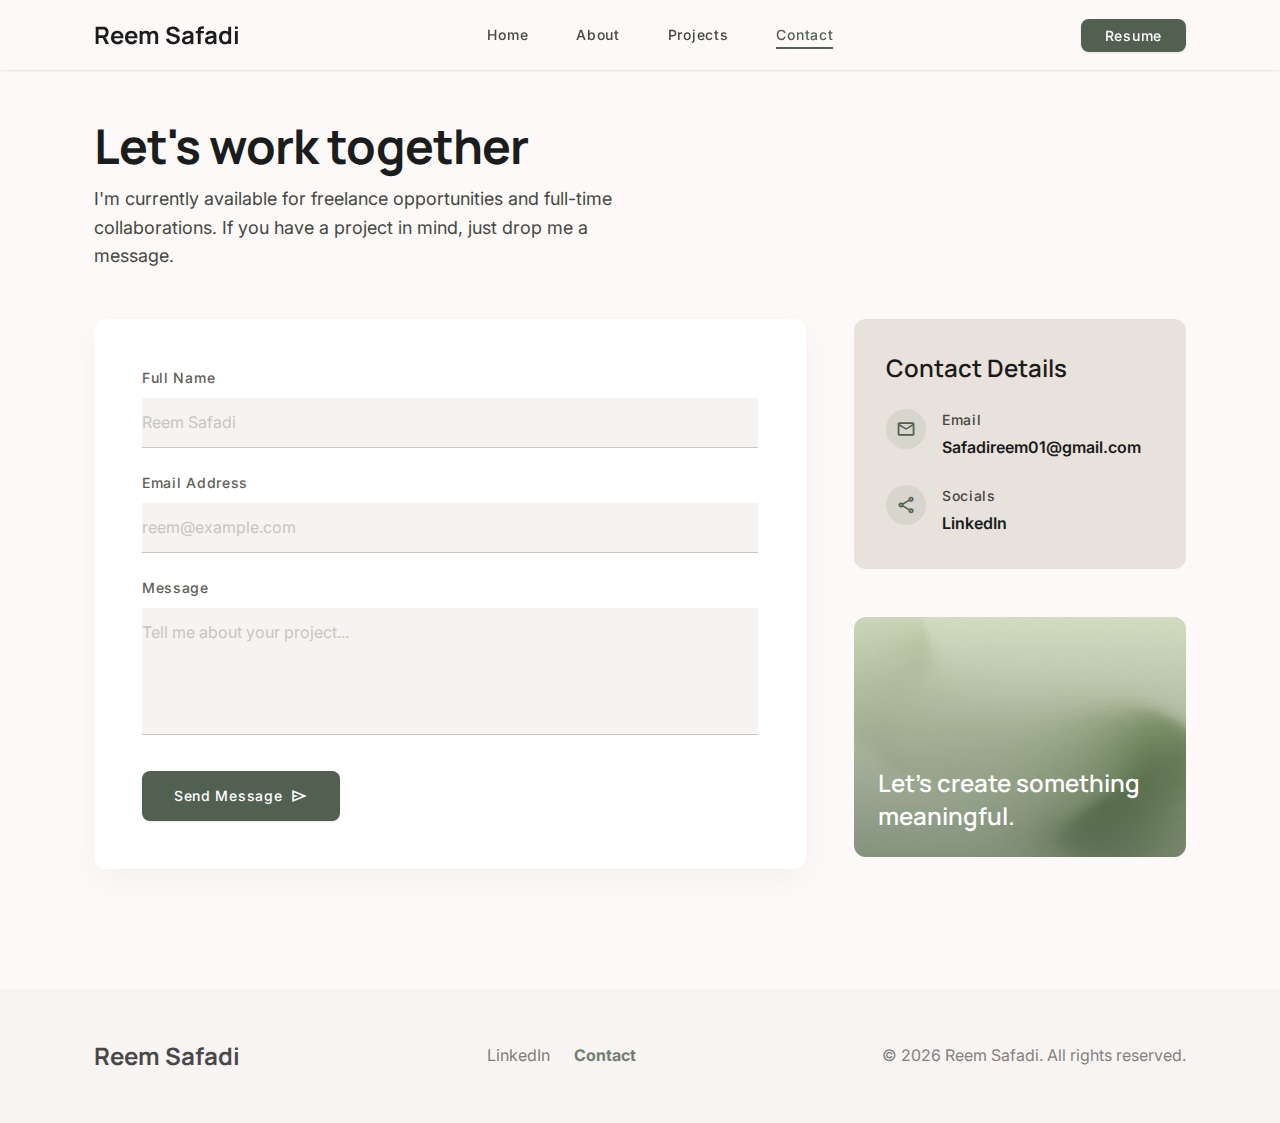
<file: contact.html>
<!DOCTYPE html>
<html lang="en">
<head>
  <meta charset="utf-8" />
  <meta name="viewport" content="width=device-width, initial-scale=1.0" />
  <title>Reem Safadi — Contact</title>

  <!-- Google Fonts -->
  <link rel="preconnect" href="https://fonts.googleapis.com" />
  <link rel="preconnect" href="https://fonts.gstatic.com" crossorigin />
  <link
    href="https://fonts.googleapis.com/css2?family=Inter:wght@400;500;600;700&family=Manrope:wght@600;700&display=swap"
    rel="stylesheet"
  />

  <!-- Material Symbols -->
  <link
    href="https://fonts.googleapis.com/css2?family=Material+Symbols+Outlined:wght,FILL@100..700,0..1&display=swap"
    rel="stylesheet"
  />

  <!-- Site Stylesheet -->
  <link rel="stylesheet" href="CSS/contact.css" />
</head>
<body>

  <!-- =============================================
       HEADER / NAV
       ============================================= -->
  <header class="site-header">
    <nav class="nav">
      <a href="index.html"><span class="nav__brand">Reem Safadi</span></a>

      <ul class="nav__links">
        <li><a class="nav__link" href="index.html">Home</a></li>
        <li><a class="nav__link" href="about.html">About</a></li>
        <li><a class="nav__link" href="projects.html">Projects</a></li>
        <li><a class="nav__link nav__link--active" href="contact.html">Contact</a></li>
      </ul>

      <a href="Reemalsafadi.pdf"><button class="nav__resume-btn">Resume</button></a>

      <button class="nav__mobile-toggle" aria-label="Open navigation">
        <span class="material-symbols-outlined">menu</span>
      </button>
    </nav>
  </header>

  <!-- =============================================
       MAIN
       ============================================= -->
  <main class="main">
    <div class="container">

      <!-- Hero Header -->
      <section class="page-header">
        <h1 class="page-header__title">Let's work together</h1>
        <p class="page-header__subtitle">
          I'm currently available for freelance opportunities and full-time collaborations.
          If you have a project in mind, just drop me a message.
        </p>
      </section>

      <!-- Content Grid -->
      <div class="content-grid">

        <!-- ── Contact Form Card ── -->
        <div class="form-card">
          <form class="contact-form" novalidate>

            <div class="form-group">
              <label class="form-label" for="name">Full Name</label>
              <input
                class="form-input"
                id="name"
                name="name"
                type="text"
                placeholder="Reem Safadi"
                autocomplete="name"
              />
            </div>

            <div class="form-group">
              <label class="form-label" for="email">Email Address</label>
              <input
                class="form-input"
                id="email"
                name="email"
                type="email"
                placeholder="reem@example.com"
                autocomplete="email"
              />
            </div>

            <div class="form-group">
              <label class="form-label" for="message">Message</label>
              <textarea
                class="form-textarea"
                id="message"
                name="message"
                rows="4"
                placeholder="Tell me about your project..."
              ></textarea>
            </div>

            <div class="form-actions">
              <button class="submit-btn" type="submit">
                <span>Send Message</span>
                <span class="material-symbols-outlined submit-btn__icon">send</span>
              </button>
            </div>

            <!-- Success banner (shown after submission) -->
            <div class="form-success" role="alert" aria-live="polite">
              <span class="material-symbols-outlined">check_circle</span>
              Message sent! I'll get back to you soon.
            </div>

          </form>
        </div>

        <!-- ── Sidebar ── -->
        <aside class="sidebar">

          <!-- Contact Details -->
          <div class="contact-card">
            <h3 class="contact-card__title">Contact Details</h3>

            <div class="contact-item">
              <div class="contact-item__icon">
                <span class="material-symbols-outlined">mail</span>
              </div>
              <div>
                <span class="contact-item__label">Email</span>
                <a class="contact-item__value" href="https://mail.google.com/mail/?view=cm&fs=1&to=safadireem01@gmail.com">
                  Safadireem01@gmail.com
                </a>
              </div>
            </div>

            <div class="contact-item">
              <div class="contact-item__icon">
                <span class="material-symbols-outlined">share</span>
              </div>
              <div>
                <span class="contact-item__label">Socials</span>
                <ul class="social-list">
                  <li><a class="contact-item__value" href="https://www.linkedin.com/in/reem-safadi/">LinkedIn</a></li>
                
                </ul>
              </div>
            </div>
          </div>

          <!-- Visual Accent Card -->
          <div class="accent-card">
            <img
              class="accent-card__img"
              src="assets/wall.jpg"
              alt="Minimalist home office with warm natural light"
            />
            <div class="accent-card__overlay">
              <p class="accent-card__text">Let's create something meaningful.</p>
            </div>
          </div>

        </aside>
      </div><!-- /content-grid -->
    </div><!-- /container -->
  </main>

  <!-- =============================================
       FOOTER
       ============================================= -->
  <footer class="site-footer">
    <div class="footer-inner">
      <span class="footer__brand">Reem Safadi</span>

      <ul class="footer__links">
        <li><a class="footer__link" href="https://www.linkedin.com/in/reem-safadi/">LinkedIn</a></li>
        <li><a class="footer__link footer__link--active" href="https://mail.google.com/mail/?view=cm&fs=1&to=safadireem01@gmail.com">Contact</a></li>
      </ul>

      <p class="footer__copy">© 2026 Reem Safadi. All rights reserved.</p>
    </div>
  </footer>

  <!-- Site Script -->
  <script src="JavaScripts/contact.js"></script>

</body>
</html>
</file>
<file: CSS/styles.css>
/* ── Design Tokens ─────────────────────────────────────────── */
:root {
  --color-error-container: #ffdad6;
  --color-on-tertiary-container: #fdfcfa;
  --color-background: #fcf9f8;
  --color-surface-container: #f0eded;
  --color-on-surface: #1b1c1c;
  --color-outline-variant: #c4c8c0;
  --color-on-primary: #ffffff;
  --color-surface-bright: #fcf9f8;
  --color-on-primary-fixed: #121f12;
  --color-inverse-on-surface: #f3f0f0;
  --color-on-secondary-container: #67645f;
  --color-on-background: #1b1c1c;
  --color-secondary-fixed-dim: #cac6bf;
  --color-on-error-container: #93000a;
  --color-surface-container-lowest: #ffffff;
  --color-on-tertiary: #ffffff;
  --color-primary: #516050;
  --color-surface-container-high: #eae7e7;
  --color-on-tertiary-fixed-variant: #464746;
  --color-on-error: #ffffff;
  --color-surface-dim: #dcd9d9;
  --color-on-tertiary-fixed: #1a1c1b;
  --color-tertiary-fixed: #e3e2e0;
  --color-on-secondary-fixed: #1d1b17;
  --color-on-primary-fixed-variant: #3c4a3c;
  --color-primary-fixed-dim: #bbcbb8;
  --color-tertiary: #5b5c5b;
  --color-inverse-surface: #303030;
  --color-outline: #747872;
  --color-on-secondary-fixed-variant: #494742;
  --color-primary-fixed: #d7e7d3;
  --color-surface-variant: #e4e2e1;
  --color-tertiary-container: #747573;
  --color-surface-tint: #546253;
  --color-secondary-fixed: #e7e2db;
  --color-on-surface-variant: #444842;
  --color-on-primary-container: #f7fff2;
  --color-inverse-primary: #bbcbb8;
  --color-primary-container: #6a7868;
  --color-on-secondary: #ffffff;
  --color-surface-container-highest: #e4e2e1;
  --color-surface: #fcf9f8;
  --color-error: #ba1a1a;
  --color-surface-container-low: #f6f3f2;
  --color-secondary: #615e59;
  --color-tertiary-fixed-dim: #c7c6c5;
  --color-secondary-container: #e7e2db;

  --radius: 0.25rem;
  --radius-lg: 0.5rem;
  --radius-xl: 0.75rem;
  --radius-full: 9999px;

  --spacing-section-gap-desktop: 120px;
  --spacing-section-gap-mobile: 64px;
  --spacing-gutter: 24px;
  --spacing-stack-md: 24px;
  --spacing-stack-lg: 48px;
  --spacing-container-max-width: 1140px;
  --spacing-stack-sm: 12px;
  --spacing-base: 8px;

  --font-sans: "Inter", sans-serif;
  --font-display: "Manrope", sans-serif;
}

/* ── Reset ─────────────────────────────────────────────────── */
*, *::before, *::after { box-sizing: border-box; margin: 0; padding: 0; }
img { display: block; max-width: 100%; }
a { text-decoration: none; }
button { cursor: pointer; border: none; background: none; font: inherit; }

/* ── Base ──────────────────────────────────────────────────── */
body {
  font-family: var(--font-sans);
  font-size: 16px;
  line-height: 1.6;
  font-weight: 400;
  background-color: var(--color-background);
  color: var(--color-on-surface);
  -webkit-font-smoothing: antialiased;
}

/* ── Layout ────────────────────────────────────────────────── */
.section-container {
  max-width: var(--spacing-container-max-width);
  margin-inline: auto;
  padding-inline: var(--spacing-gutter);
  padding-block: var(--spacing-section-gap-mobile);
}
@media (min-width: 768px) {
  .section-container { padding-block: var(--spacing-section-gap-desktop); }
}

/* ── Buttons ───────────────────────────────────────────────── */
.btn {
  display: inline-flex;
  align-items: center;
  justify-content: center;
  gap: 8px;
  padding: 16px 32px;
  border-radius: var(--radius-lg);
  font-family: var(--font-sans);
  font-size: 14px;
  line-height: 1;
  letter-spacing: 0.05em;
  font-weight: 500;
  transition: box-shadow 0.2s, background 0.2s;
}
.btn--primary {
  background: var(--color-primary);
  color: var(--color-on-primary);
}
.btn--primary:hover { box-shadow: 0 4px 16px rgba(0,0,0,0.15); }
.btn--outline {
  border: 1px solid var(--color-outline);
  color: var(--color-on-surface);
}
.btn--outline:hover { background: var(--color-secondary-container); }
.btn--light {
  background: var(--color-surface-bright);
  color: var(--color-primary);
}
.btn--light:hover { box-shadow: 0 8px 24px rgba(0,0,0,0.2); }
.btn--ghost {
  border: 1px solid rgba(255,255,255,0.3);
  color: var(--color-on-primary);
}
.btn--ghost:hover { background: rgba(255,255,255,0.1); }
.btn--icon { padding: 16px 32px; }
.icon-sm { font-size: 20px; }

/* ── Nav ───────────────────────────────────────────────────── */
.nav-bar {
  position: fixed;
  top: 0;
  width: 100%;
  z-index: 50;
  background: rgba(252,249,248,0.8);
  backdrop-filter: blur(12px);
  box-shadow: 0 1px 4px rgba(0,0,0,0.06);
}
.nav-inner {
  display: flex;
  justify-content: space-between;
  align-items: center;
  max-width: var(--spacing-container-max-width);
  margin-inline: auto;
  padding-inline: var(--spacing-gutter);
  padding-block: 16px;
}
.nav-logo {
  font-family: var(--font-display);
  font-size: 24px;
  line-height: 1.4;
  font-weight: 600;
  color: var(--color-on-surface);
}
.nav-links {
  display: none;
  align-items: center;
  gap: 32px;
}
@media (min-width: 768px) { .nav-links { display: flex; } }
.nav-link {
  font-size: 14px;
  letter-spacing: 0.05em;
  font-weight: 500;
  color: var(--color-on-surface-variant);
  transition: color 0.2s;
}
.nav-link:hover { color: var(--color-primary); }
.nav-link--active {
  color: var(--color-primary);
  border-bottom: 2px solid var(--color-primary);
  padding-bottom: 4px;
}
.nav-resume { margin-left: 16px; padding: 8px 24px; }
.nav-toggle {
  display: flex;
  color: var(--color-on-surface);
}
@media (min-width: 768px) { .nav-toggle { display: none; } }
.mobile-menu {
  display: none;
  flex-direction: column;
  gap: 16px;
  padding: 16px var(--spacing-gutter) 24px;
  border-top: 1px solid var(--color-outline-variant);
}
.mobile-menu.open { display: flex; }

/* ── Hero ──────────────────────────────────────────────────── */
.hero { padding-top: 128px; }
@media (min-width: 768px) { .hero { padding-top: 192px; } }
.hero-grid {
  display: grid;
  grid-template-columns: 1fr;
  gap: var(--spacing-stack-lg);
  align-items: center;
}
@media (min-width: 768px) {
  .hero-grid { grid-template-columns: 7fr 5fr; }
}
.hero-text { order: 2; }
@media (min-width: 768px) { .hero-text { order: 1; } }
.label-tag {
  display: block;
  font-size: 14px;
  letter-spacing: 0.05em;
  font-weight: 500;
  text-transform: uppercase;
  color: var(--color-primary);
  margin-bottom: 16px;
}
.hero-heading {
  font-family: var(--font-display);
  font-size: 36px;
  line-height: 1.2;
  font-weight: 700;
  color: var(--color-on-surface);
  margin-bottom: 24px;
}
@media (min-width: 768px) {
  .hero-heading { font-size: 48px; line-height: 1.1; letter-spacing: -0.02em; }
}
.br-desktop { display: none; }
@media (min-width: 768px) { .br-desktop { display: block; } }
.hero-sub {
  font-size: 18px;
  line-height: 1.6;
  font-weight: 400;
  color: var(--color-secondary);
  margin-bottom: 40px;
  max-width: 560px;
}
.hero-cta { display: flex; flex-direction: column; gap: 16px; }
@media (min-width: 480px) { .hero-cta { flex-direction: row; } }
.hero-socials {
  margin-top: 48px;
  display: flex;
  align-items: center;
  gap: 24px;
  color: var(--color-on-surface-variant);
}
.social-link { color: inherit; transition: color 0.2s; }
.social-link:hover { color: var(--color-primary); }
.hero-image-wrap {
  order: 1;
  display: flex;
  justify-content: center;
}
@media (min-width: 768px) { .hero-image-wrap { order: 2; justify-content: flex-end; } }
.hero-image-box {
  position: relative;
  width: 256px;
  height: 256px;
}
@media (min-width: 768px) { .hero-image-box { width: 320px; height: 320px; } }
.hero-image-bg {
  position: absolute;
  inset: 0;
  background: var(--color-primary-fixed);
  border-radius: 16px;
  transform: rotate(6deg);
  z-index: -1;
}
.hero-img {
  width: 100%;
  height: 100%;
  object-fit: cover;
  border-radius: 16px;
  box-shadow: 0 2px 8px rgba(0,0,0,0.08);
}

/* ── Projects ──────────────────────────────────────────────── */
.projects-section {
  background: var(--color-surface-container-low);
  padding-block: var(--spacing-section-gap-mobile);
}
@media (min-width: 768px) {
  .projects-section { padding-block: var(--spacing-section-gap-desktop); }
}
.projects-header {
  display: flex;
  justify-content: space-between;
  align-items: flex-end;
  margin-bottom: 48px;
}
.section-title {
  font-family: var(--font-display);
  font-size: 32px;
  line-height: 1.3;
  font-weight: 600;
  color: var(--color-on-surface);
  margin-bottom: 8px;
}
.section-sub { color: var(--color-secondary); font-size: 16px; }
.all-projects-link {
  display: none;
  align-items: center;
  gap: 8px;
  color: var(--color-primary);
  font-size: 14px;
  font-weight: 500;
}
.all-projects-link:hover { text-decoration: underline; }
@media (min-width: 768px) { .all-projects-link { display: flex; } }
.projects-grid {
  display: grid;
  grid-template-columns: 1fr;
  gap: 24px;
}
@media (min-width: 768px) {
  .projects-grid { grid-template-columns: repeat(3, 1fr); }
}
.project-card {
  background: #fff;
  border-radius: 16px;
  overflow: hidden;
  box-shadow: 0 10px 30px rgba(0,0,0,0.04);
  border: 1px solid transparent;
  transition: box-shadow 0.2s, border-color 0.2s;
}
.project-card:hover {
  box-shadow: 0 4px 16px rgba(0,0,0,0.1);
  border-color: var(--color-outline-variant);
}
.project-card--wide { grid-column: span 1; }
@media (min-width: 768px) { .project-card--wide { grid-column: span 2; } }
.project-card--full { grid-column: span 1; }
@media (min-width: 768px) { .project-card--full { grid-column: span 3; } }
.project-card--row { display: flex; flex-direction: column; }
@media (min-width: 768px) { .project-card--row { flex-direction: row; } }
.project-img-wrap { overflow: hidden; }
.aspect-video { aspect-ratio: 16/9; }
.aspect-4-5 { aspect-ratio: 4/5; }
.project-card-img-half { overflow: hidden; }
@media (min-width: 768px) { .project-card-img-half { width: 50%; } }
.project-img {
  width: 100%;
  height: 100%;
  object-fit: cover;
  transition: transform 0.5s;
}
.project-card:hover .project-img { transform: scale(1.05); }
.project-body { padding: 32px; }
.project-body--tall {
  padding: 32px;
  display: flex;
  flex-direction: column;
  justify-content: center;
}
@media (min-width: 768px) {
  .project-body--tall { padding: 48px; width: 50%; }
}
.tags { display: flex; gap: 8px; margin-bottom: 16px; flex-wrap: wrap; }
.tag {
  padding: 4px 12px;
  background: var(--color-secondary-container);
  color: var(--color-on-secondary-fixed-variant);
  border-radius: var(--radius-full);
  font-size: 12px;
  font-weight: 500;
}
.skills-tags:hover{
cursor: pointer;
}

.skill-tag:hover{
transform: scale(1.05);
}
.project-title {
  font-family: var(--font-display);
  font-size: 24px;
  line-height: 1.4;
  font-weight: 600;
  margin-bottom: 8px;
}
.project-desc { color: var(--color-secondary); }
.case-study-link {
  display: inline-flex;
  align-items: center;
  gap: 8px;
  color: var(--color-primary);
  font-size: 14px;
  font-weight: 500;
}

/* ── Services ──────────────────────────────────────────────── */
.section-header-center {
  text-align: center;
  max-width: 640px;
  margin-inline: auto;
  margin-bottom: 64px;
}
.services-grid {
  display: grid;
  grid-template-columns: 1fr;
  gap: 48px;
}
@media (min-width: 768px) { .services-grid { grid-template-columns: repeat(3,1fr); } }
.service-card {
  padding: 32px;
  background: var(--color-surface-container-low);
  border-radius: 16px;
  text-align: center;
}
.service-icon {
  width: 64px;
  height: 64px;
  background: rgba(81,96,80,0.1);
  color: var(--color-primary);
  border-radius: var(--radius-full);
  display: flex;
  align-items: center;
  justify-content: center;
  margin-inline: auto;
  margin-bottom: 24px;
  font-size: 30px;
}
.service-title {
  font-family: var(--font-display);
  font-size: 24px;
  line-height: 1.4;
  font-weight: 600;
  margin-bottom: 16px;
}
.service-desc { color: var(--color-secondary); }
.skills-tags {
  margin-top: 80px;
  display: flex;
  flex-wrap: wrap;
  justify-content: center;
  gap: 16px;
}
.skill-tag {
  padding: 8px 20px;
  background: var(--color-secondary-fixed);
  color: var(--color-on-secondary-fixed-variant);
  border-radius: var(--radius-full);
  font-size: 14px;
  font-weight: 500;
  letter-spacing: 0.05em;
}

/* ── CTA ───────────────────────────────────────────────────── */
.cta-section { padding-block: var(--spacing-section-gap-mobile); }
@media (min-width: 768px) { .cta-section { padding-block: var(--spacing-section-gap-desktop); } }
.cta-box {
  background: var(--color-primary);
  border-radius: 24px;
  padding: 48px;
  text-align: center;
  color: var(--color-on-primary);
}
@media (min-width: 768px) { .cta-box { padding: 96px; } }
.cta-title {
  font-family: var(--font-display);
  font-size: 32px;
  line-height: 1.3;
  font-weight: 600;
  margin-bottom: 24px;
}
.cta-sub {
  font-size: 18px;
  line-height: 1.6;
  margin-bottom: 40px;
  opacity: 0.9;
  max-width: 480px;
  margin-inline: auto;
  margin-bottom: 40px;
}
.cta-buttons {
  display: flex;
  flex-direction: column;
  gap: 16px;
  justify-content: center;
}
@media (min-width: 480px) { .cta-buttons { flex-direction: row; } }

/* ── Footer ────────────────────────────────────────────────── */
.footer { background: var(--color-surface-container-low); }
.footer-inner {
  display: flex;
  flex-direction: column;
  align-items: center;
  gap: 32px;
  max-width: var(--spacing-container-max-width);
  margin-inline: auto;
  padding-inline: var(--spacing-gutter);
  padding-block: var(--spacing-stack-lg);
  text-align: center;
}
@media (min-width: 768px) {
  .footer-inner { flex-direction: row; justify-content: space-between; text-align: left; }
}
.footer-name {
  font-family: var(--font-display);
  font-size: 24px;
  font-weight: 600;
  color: var(--color-on-surface);
}
.footer-tagline { color: var(--color-secondary); margin-top: 8px; }
.footer-links { display: flex; gap: 32px; }
.footer-link {
  color: var(--color-secondary);
  font-size: 14px;
  font-weight: 500;
  letter-spacing: 0.05em;
  transition: color 0.2s;
}
.footer-link:hover { color: var(--color-primary); }
.footer-copy { color: var(--color-secondary); font-size: 14px; opacity: 0.8; }
</file>
<file: CSS/about.css>
/* ── Design Tokens ─────────────────────────────────────────── */
:root {
  --color-error-container: #ffdad6;
  --color-on-tertiary-container: #fdfcfa;
  --color-background: #fcf9f8;
  --color-surface-container: #f0eded;
  --color-on-surface: #1b1c1c;
  --color-outline-variant: #c4c8c0;
  --color-on-primary: #ffffff;
  --color-surface-bright: #fcf9f8;
  --color-on-primary-fixed: #121f12;
  --color-inverse-on-surface: #f3f0f0;
  --color-on-secondary-container: #67645f;
  --color-on-background: #1b1c1c;
  --color-secondary-fixed-dim: #cac6bf;
  --color-on-error-container: #93000a;
  --color-surface-container-lowest: #ffffff;
  --color-on-tertiary: #ffffff;
  --color-primary: #516050;
  --color-surface-container-high: #eae7e7;
  --color-on-tertiary-fixed-variant: #464746;
  --color-on-error: #ffffff;
  --color-surface-dim: #dcd9d9;
  --color-on-tertiary-fixed: #1a1c1b;
  --color-tertiary-fixed: #e3e2e0;
  --color-on-secondary-fixed: #1d1b17;
  --color-on-primary-fixed-variant: #3c4a3c;
  --color-primary-fixed-dim: #bbcbb8;
  --color-tertiary: #5b5c5b;
  --color-inverse-surface: #303030;
  --color-outline: #747872;
  --color-on-secondary-fixed-variant: #494742;
  --color-primary-fixed: #d7e7d3;
  --color-surface-variant: #e4e2e1;
  --color-tertiary-container: #747573;
  --color-surface-tint: #546253;
  --color-secondary-fixed: #e7e2db;
  --color-on-surface-variant: #444842;
  --color-on-primary-container: #f7fff2;
  --color-inverse-primary: #bbcbb8;
  --color-primary-container: #6a7868;
  --color-on-secondary: #ffffff;
  --color-surface-container-highest: #e4e2e1;
  --color-surface: #fcf9f8;
  --color-error: #ba1a1a;
  --color-surface-container-low: #f6f3f2;
  --color-secondary: #615e59;
  --color-tertiary-fixed-dim: #c7c6c5;
  --color-secondary-container: #e7e2db;

  --radius: 0.25rem;
  --radius-lg: 0.5rem;
  --radius-xl: 0.75rem;
  --radius-full: 9999px;

  --spacing-section-gap-desktop: 120px;
  --spacing-section-gap-mobile: 64px;
  --spacing-gutter: 24px;
  --spacing-stack-md: 24px;
  --spacing-stack-lg: 48px;
  --spacing-container-max-width: 1140px;
  --spacing-stack-sm: 12px;
  --spacing-base: 8px;

  --font-sans: "Inter", sans-serif;
  --font-display: "Manrope", sans-serif;
}

/* ── Reset ─────────────────────────────────────────────────── */
*, *::before, *::after { box-sizing: border-box; margin: 0; padding: 0; }
img { display: block; max-width: 100%; }
a { text-decoration: none; }
button { cursor: pointer; border: none; font: inherit; }

/* ── Base ──────────────────────────────────────────────────── */
body {
  font-family: var(--font-sans);
  font-size: 16px;
  line-height: 1.6;
  font-weight: 400;
  background-color: var(--color-background);
  color: var(--color-on-background);
  -webkit-font-smoothing: antialiased;
}
body ::selection {
  background: var(--color-primary-fixed);
  color: var(--color-on-primary-fixed);
}

.material-symbols-outlined {
  font-variation-settings: 'FILL' 0, 'wght' 400, 'GRAD' 0, 'opsz' 24;
  vertical-align: middle;
}

/* ── Shadows ───────────────────────────────────────────────── */
.soft-shadow { box-shadow: 0px 10px 30px rgba(0,0,0,0.04); }
.soft-shadow:hover { box-shadow: 0px 15px 40px rgba(0,0,0,0.06); }

/* ── Layout ────────────────────────────────────────────────── */
.section-container {
  max-width: var(--spacing-container-max-width);
  margin-inline: auto;
  padding-inline: var(--spacing-gutter);
}
.main { padding-top: 120px; }

/* ── Buttons ───────────────────────────────────────────────── */
.btn { display: inline-flex; align-items: center; justify-content: center; padding: 8px 24px; border-radius: var(--radius-lg); font-size: 14px; letter-spacing: 0.05em; font-weight: 500; transition: all 0.2s; }
.btn--primary { background: var(--color-primary); color: var(--color-on-primary); box-shadow: 0 1px 3px rgba(0,0,0,0.1); }
.btn--primary:hover { transform: translateY(-2px); }

/* ── Nav ───────────────────────────────────────────────────── */
.nav-bar {
  position: fixed; top: 0; width: 100%; z-index: 50;
  backdrop-filter: blur(12px);
  background: rgba(252,249,248,0.8);
  box-shadow: 0 1px 4px rgba(0,0,0,0.06);
  transition: all 0.3s ease;
}
.nav-inner {
  display: flex; justify-content: space-between; align-items: center;
  max-width: var(--spacing-container-max-width);
  margin-inline: auto;
  padding-inline: var(--spacing-gutter);
  padding-block: 16px;
}
.nav-logo { font-family: var(--font-display); font-size: 24px; line-height: 1.4; font-weight: 600; color: var(--color-on-surface); }
.nav-links { display: none; align-items: center; gap: 32px; }
@media (min-width: 768px) { .nav-links { display: flex; } }
.nav-link { font-size: 14px; letter-spacing: 0.05em; font-weight: 500; color: var(--color-on-surface-variant); transition: color 0.2s; }
.nav-link:hover { color: var(--color-primary); }
.nav-link--active { color: var(--color-primary); border-bottom: 2px solid var(--color-primary); padding-bottom: 4px; }
.nav-toggle { display: flex; cursor: pointer; color: var(--color-on-surface); }
@media (min-width: 768px) { .nav-toggle { display: none; } }
.mobile-menu { display: none; flex-direction: column; gap: 16px; padding: 16px var(--spacing-gutter) 24px; border-top: 1px solid var(--color-outline-variant); }
.mobile-menu.open { display: flex; }

/* ── Hero ──────────────────────────────────────────────────── */
.hero { padding-block: var(--spacing-section-gap-mobile); margin-bottom: var(--spacing-section-gap-desktop); }
@media (min-width: 768px) { .hero { padding-block: var(--spacing-section-gap-desktop); } }
.hero-grid { display: grid; grid-template-columns: 1fr; gap: var(--spacing-stack-lg); align-items: center; }
@media (min-width: 768px) { .hero-grid { grid-template-columns: 7fr 5fr; } }
.hero-heading {
  font-family: var(--font-display);
  font-size: 36px; line-height: 1.2; font-weight: 700;
  color: var(--color-on-surface);
  margin-bottom: var(--spacing-stack-md);
}
@media (min-width: 768px) { .hero-heading { font-size: 48px; line-height: 1.1; letter-spacing: -0.02em; } }
.hero-sub { font-size: 18px; line-height: 1.6; color: var(--color-on-surface-variant); max-width: 672px; }
.hero-image-box { aspect-ratio: 1/1; border-radius: 32px; overflow: hidden; }
.hero-img { width: 100%; height: 100%; object-fit: cover; }

/* ── Skills ────────────────────────────────────────────────── */
.skills-section { background: var(--color-surface-container-low); padding-block: var(--spacing-section-gap-desktop); }
.text-center { text-align: center; }
.section-title { font-family: var(--font-display); font-size: 32px; line-height: 1.3; font-weight: 600; color: var(--color-on-surface); margin-bottom: var(--spacing-stack-lg); }
.skills-grid { display: grid; grid-template-columns: 1fr; gap: 24px; }
@media (min-width: 768px) { .skills-grid { grid-template-columns: repeat(3,1fr); } }
.skill-card {
  background: var(--color-surface);
  padding: 32px; border-radius: var(--radius-xl);
  border: 1px solid var(--color-surface-container);
  display: flex; flex-direction: column; height: 100%;
}
.skill-card-header { display: flex; align-items: center; gap: 12px; margin-bottom: 24px; }
.skill-icon { color: var(--color-primary); font-size: 32px; }
.skill-card-title { font-family: var(--font-display); font-size: 24px; line-height: 1.4; font-weight: 600; }
.tags { display: flex; flex-wrap: wrap; gap: 8px; margin-top: auto; }
.tag { padding: 6px 16px; background: var(--color-secondary-container); color: var(--color-on-secondary-container); border-radius: var(--radius-full); font-size: 12px; font-weight: 500; letter-spacing: 0.05em; }

/* ── Timeline ──────────────────────────────────────────────── */
.timeline-section { padding-block: var(--spacing-section-gap-desktop); }
.timeline-layout { display: flex; flex-direction: column; gap: var(--spacing-stack-lg); }
@media (min-width: 768px) { .timeline-layout { flex-direction: row; } }
.timeline-sidebar { }
@media (min-width: 768px) { .timeline-sidebar { width: 33.333%; } }
.sticky-title { position: sticky; top: 100px; }
.timeline-items { display: flex; flex-direction: column; gap: 48px; }
@media (min-width: 768px) { .timeline-items { width: 66.666%; } }
.timeline-item { position: relative; padding-left: 32px; border-left: 2px solid var(--color-primary-fixed-dim); }
.timeline-dot {
  position: absolute; left: -9px; top: 0;
  width: 16px; height: 16px;
  background: var(--color-outline-variant);
  border-radius: var(--radius-full);
}
.timeline-dot--active { background: var(--color-primary); }
.timeline-date { display: block; font-size: 14px; letter-spacing: 0.05em; font-weight: 500; color: var(--color-secondary); margin-bottom: 8px; }
.timeline-date--active { color: var(--color-primary); }
.timeline-heading { font-family: var(--font-display); font-size: 24px; line-height: 1.4; font-weight: 600; margin-bottom: 8px; }
.timeline-body { font-size: 16px; line-height: 1.6; color: var(--color-on-surface-variant); }

/* ── Tools ─────────────────────────────────────────────────── */
.tools-section { padding-bottom: var(--spacing-section-gap-desktop); }
.tools-box {
  background: var(--color-surface-container-lowest);
  padding: var(--spacing-stack-lg);
  border-radius: 24px;
  border: 1px solid var(--color-surface-container);
  text-align: center;
}
.tools-label { font-size: 14px; letter-spacing: 0.05em; font-weight: 500; text-transform: uppercase; color: var(--color-secondary); margin-bottom: 32px; }
.tools-grid { display: flex; flex-wrap: wrap; justify-content: center; align-items: center; gap: 48px; opacity: 0.6; filter: grayscale(1); transition: all 0.5s; }
.tools-grid:hover { opacity: 1; filter: grayscale(0); }
.tool-item { display: flex; align-items: center; gap: 8px; }
.tool-icon { font-size: 40px; }
.tool-name { font-family: var(--font-display); font-size: 24px; font-weight: 600; color: var(--color-on-surface); }

/* ── Footer ────────────────────────────────────────────────── */
.footer { background: var(--color-surface-container-low); margin-top: var(--spacing-section-gap-desktop); }
.footer-inner {
  display: flex; flex-direction: column; align-items: center; gap: 32px;
  max-width: var(--spacing-container-max-width);
  margin-inline: auto;
  padding-inline: var(--spacing-gutter);
  padding-block: var(--spacing-stack-lg);
}
@media (min-width: 768px) { .footer-inner { flex-direction: row; justify-content: space-between; } }
.footer-brand { margin-bottom: var(--spacing-stack-md); }
@media (min-width: 768px) { .footer-brand { margin-bottom: 0; } }
.footer-name { font-family: var(--font-display); font-size: 24px; font-weight: 600; color: var(--color-on-surface); }
.footer-copy { font-size: 16px; line-height: 1.6; color: var(--color-secondary); margin-top: 8px; }
.footer-links { display: flex; gap: 32px; }
.footer-link { font-size: 16px; color: var(--color-secondary); transition: color 0.2s; }
.footer-link:hover { color: var(--color-primary); }
</file>
<file: CSS/case.css>
/* ========================================
   REEM AL-SAFADI — LUMINA CASE STUDY
   style.css
   ======================================== */

/* ---------- Google Fonts ---------- */
@import url('https://fonts.googleapis.com/css2?family=Inter:wght@400;500;600&family=Manrope:wght@600;700;800&display=swap');
@import url('https://fonts.googleapis.com/css2?family=Material+Symbols+Outlined:wght,FILL@100..700,0..1&display=swap');

/* =============================================
   CSS VARIABLES
   ============================================= */
:root {
  /* — Surface & Background — */
  --color-background:                  #fcf9f8;
  --color-surface:                     #fcf9f8;
  --color-surface-bright:              #fcf9f8;
  --color-surface-dim:                 #dcd9d9;
  --color-surface-variant:             #e4e2e1;
  --color-surface-container-lowest:    #ffffff;
  --color-surface-container-low:       #f6f3f2;
  --color-surface-container:           #f0eded;
  --color-surface-container-high:      #eae7e7;
  --color-surface-container-highest:   #e4e2e1;
  --color-inverse-surface:             #303030;
  --color-inverse-on-surface:          #f3f0f0;

  /* — On-Surface — */
  --color-on-surface:                  #1b1c1c;
  --color-on-surface-variant:          #444842;
  --color-on-background:               #1b1c1c;

  /* — Primary — */
  --color-primary:                     #516050;
  --color-on-primary:                  #ffffff;
  --color-primary-container:           #6a7868;
  --color-on-primary-container:        #f7fff2;
  --color-primary-fixed:               #d7e7d3;
  --color-primary-fixed-dim:           #bbcbb8;
  --color-inverse-primary:             #bbcbb8;
  --color-on-primary-fixed:            #121f12;
  --color-on-primary-fixed-variant:    #3c4a3c;
  --color-surface-tint:                #546253;

  /* — Secondary — */
  --color-secondary:                   #615e59;
  --color-on-secondary:                #ffffff;
  --color-secondary-container:         #e7e2db;
  --color-on-secondary-container:      #67645f;
  --color-secondary-fixed:             #e7e2db;
  --color-secondary-fixed-dim:         #cac6bf;
  --color-on-secondary-fixed:          #1d1b17;
  --color-on-secondary-fixed-variant:  #494742;

  /* — Tertiary — */
  --color-tertiary:                    #5b5c5b;
  --color-on-tertiary:                 #ffffff;
  --color-tertiary-container:          #747573;
  --color-on-tertiary-container:       #fdfcfa;
  --color-tertiary-fixed:              #e3e2e0;
  --color-tertiary-fixed-dim:          #c7c6c5;
  --color-on-tertiary-fixed:           #1a1c1b;
  --color-on-tertiary-fixed-variant:   #464746;

  /* — Error — */
  --color-error:           #ba1a1a;
  --color-on-error:        #ffffff;
  --color-error-container: #ffdad6;
  --color-on-error-container: #93000a;

  /* — Outline — */
  --color-outline:         #747872;
  --color-outline-variant: #c4c8c0;

  /* — Typography — */
  --font-display: 'Manrope', sans-serif;
  --font-body:    'Inter', sans-serif;

  --fs-display-lg:        48px;
  --fs-display-lg-mobile: 36px;
  --fs-headline-md:       32px;
  --fs-headline-sm:       24px;
  --fs-body-lg:           18px;
  --fs-body-md:           16px;
  --fs-label-md:          14px;

  --lh-display-lg:  1.1;
  --lh-headline-md: 1.3;
  --lh-headline-sm: 1.4;
  --lh-body:        1.6;

  --ls-display-lg: -0.02em;
  --ls-label-md:    0.05em;
  --ls-wide:        0.1em;

  /* — Spacing — */
  --gutter:               24px;
  --stack-sm:             12px;
  --stack-md:             24px;
  --stack-lg:             48px;
  --section-gap-desktop: 120px;
  --section-gap-mobile:   64px;
  --container-max-width: 1140px;

  /* — Radii — */
  --radius:      0.25rem;
  --radius-lg:   0.5rem;
  --radius-xl:   0.75rem;
  --radius-2xl:  1rem;
  --radius-full: 9999px;

  /* — Shadows — */
  --shadow-sm:        0 1px 3px rgba(0,0,0,0.06), 0 1px 2px rgba(0,0,0,0.04);
  --shadow-soft:      0px 10px 30px rgba(0,0,0,0.04);
  --shadow-soft-hover:0px 20px 40px rgba(0,0,0,0.06);

  /* — Transitions — */
  --t-base: 200ms ease;
  --t-slow: 300ms ease;
  --t-hero: 700ms ease;
}

/* =============================================
   RESET & BASE
   ============================================= */
*, *::before, *::after { box-sizing: border-box; margin: 0; padding: 0; }
html { scroll-behavior: smooth; }
body {
  font-family: var(--font-body);
  font-size: var(--fs-body-md);
  line-height: var(--lh-body);
  color: var(--color-on-surface);
  background-color: var(--color-surface);
  -webkit-font-smoothing: antialiased;
}
/* Text selection */
::selection {
  background-color: var(--color-primary-fixed);
  color: var(--color-on-primary-fixed-variant);
}
img  { display: block; max-width: 100%; }
a    { text-decoration: none; color: inherit; }
ul   { list-style: none; }
button { cursor: pointer; border: none; background: none; font-family: inherit; }

/* =============================================
   MATERIAL SYMBOLS
   ============================================= */
.material-symbols-outlined {
  font-family: 'Material Symbols Outlined';
  font-weight: normal;
  font-style: normal;
  font-size: 24px;
  line-height: 1;
  letter-spacing: normal;
  text-transform: none;
  display: inline-block;
  white-space: nowrap;
  direction: ltr;
  font-feature-settings: 'liga';
  -webkit-font-smoothing: antialiased;
  font-variation-settings: 'FILL' 0, 'wght' 400, 'GRAD' 0, 'opsz' 24;
}

/* =============================================
   LAYOUT UTILITIES
   ============================================= */
.container {
  max-width: var(--container-max-width);
  margin-inline: auto;
  padding-inline: var(--gutter);
}

/* Soft card shadow */
.soft-shadow { box-shadow: var(--shadow-soft); }
.soft-shadow:hover { box-shadow: var(--shadow-soft-hover); }

/* =============================================
   TOP APP BAR / NAV
   ============================================= */
.site-header {
  position: sticky;
  top: 0;
  width: 100%;
  z-index: 50;
  background-color: rgba(252, 249, 248, 0.8);
  backdrop-filter: blur(12px);
  -webkit-backdrop-filter: blur(12px);
  transition: box-shadow var(--t-slow);
}

.nav {
  display: flex;
  justify-content: space-between;
  align-items: center;
  height: 5rem;
  max-width: var(--container-max-width);
  margin-inline: auto;
  padding-inline: var(--gutter);
}

.nav__brand {
  font-family: var(--font-display);
  font-size: var(--fs-headline-sm);
  font-weight: 600;
  color: var(--color-primary);
  letter-spacing: -0.01em;
}

.nav__links {
  display: none;
  align-items: center;
  gap: var(--stack-lg);
}

.nav__link {
  font-size: var(--fs-label-md);
  font-weight: 500;
  letter-spacing: var(--ls-label-md);
  color: var(--color-secondary);
  transition: color var(--t-base);
}
.nav__link:hover       { color: var(--color-primary); }
.nav__link--active     { color: var(--color-primary); border-bottom: 2px solid var(--color-primary); padding-bottom: 4px; }

.nav__resume-btn {
  padding: 0.625rem 1.5rem;
  background-color: var(--color-primary);
  color: var(--color-on-primary);
  border-radius: var(--radius-lg);
  font-size: var(--fs-label-md);
  font-weight: 500;
  letter-spacing: var(--ls-label-md);
  transition: transform var(--t-base), opacity var(--t-base);
}
.nav__resume-btn:active { transform: scale(0.95); }
.nav__resume-btn:hover  { opacity: 0.9; }

.nav__mobile-toggle {
  display: flex;
  align-items: center;
  color: var(--color-on-surface);
}

/* =============================================
   HERO SECTION
   ============================================= */
.hero {
  max-width: var(--container-max-width);
  margin-inline: auto;
  padding-inline: var(--gutter);
  padding-top: var(--stack-lg);
}

.hero__intro {
  margin-bottom: var(--stack-lg);
  max-width: 48rem;
}

.hero__title {
  font-family: var(--font-display);
  font-size: var(--fs-display-lg-mobile);
  font-weight: 700;
  line-height: var(--lh-display-lg);
  color: var(--color-on-surface);
  margin-bottom: 1rem;
}

.hero__subtitle {
  font-size: var(--fs-body-lg);
  line-height: var(--lh-body);
  color: var(--color-secondary);
}

.hero__image-wrap {
  width: 100%;
  aspect-ratio: 16 / 9;
  border-radius: var(--radius-xl);
  overflow: hidden;
  background-color: var(--color-secondary-container);
}

.hero__image-wrap img {
  width: 100%;
  height: 100%;
  object-fit: cover;
  transition: transform var(--t-hero);
}
.hero__image-wrap:hover img { transform: scale(1.02); }

/* =============================================
   SECTION: OVERVIEW
   ============================================= */
.section-overview {
  max-width: var(--container-max-width);
  margin-inline: auto;
  padding-inline: var(--gutter);
  padding-block: var(--section-gap-mobile);
  display: grid;
  grid-template-columns: 1fr;
  gap: var(--gutter);
}

/* =============================================
   SECTION: CHALLENGE
   ============================================= */
.section-challenge {
  background-color: var(--color-surface-container-low);
  padding-block: var(--section-gap-mobile);
}

.section-challenge__inner {
  max-width: var(--container-max-width);
  margin-inline: auto;
  padding-inline: var(--gutter);
  display: flex;
  flex-direction: column;
  align-items: flex-start;
  gap: var(--stack-lg);
}

.challenge-text { flex: 1; }

.challenge-cards {
  flex: 1;
  display: grid;
  grid-template-columns: repeat(2, 1fr);
  gap: 1rem;
  width: 100%;
}

.challenge-card {
  padding: 1.5rem;
  background-color: var(--color-surface);
  border-radius: var(--radius-lg);
}

.challenge-card .material-symbols-outlined {
  font-size: 2.5rem;
  color: var(--color-primary);
  display: block;
  margin-bottom: 1rem;
}

.challenge-card__label {
  font-size: var(--fs-label-md);
  font-weight: 500;
  letter-spacing: var(--ls-label-md);
  color: var(--color-on-surface);
}

/* =============================================
   SECTION HEADINGS (shared)
   ============================================= */
.section-title {
  font-family: var(--font-display);
  font-size: var(--fs-headline-md);
  font-weight: 600;
  line-height: var(--lh-headline-md);
  color: var(--color-primary);
  margin-bottom: var(--stack-sm);
}

.section-body {
  font-size: var(--fs-body-md);
  line-height: var(--lh-body);
  color: var(--color-secondary);
}

/* Meta labels */
.meta-label {
  font-size: var(--fs-label-md);
  font-weight: 500;
  letter-spacing: var(--ls-wide);
  text-transform: uppercase;
  color: var(--color-primary);
  margin-bottom: 0.5rem;
}

.meta-value {
  font-size: var(--fs-body-md);
  color: var(--color-secondary);
}

/* Tag chips */
.chip-wrap { display: flex; flex-wrap: wrap; gap: 0.5rem; }
.chip {
  padding: 0.25rem 0.75rem;
  background-color: var(--color-secondary-container);
  color: var(--color-on-secondary-fixed-variant);
  border-radius: var(--radius-full);
  font-size: 12px;
  font-weight: 500;
}

/* =============================================
   SECTION: DESIGN PROCESS
   ============================================= */
.section-process {
  max-width: var(--container-max-width);
  margin-inline: auto;
  padding-inline: var(--gutter);
  padding-block: var(--section-gap-mobile);
}

.section-process__title {
  text-align: center;
  margin-bottom: var(--stack-lg);
}

.process-grid {
  display: grid;
  grid-template-columns: 1fr;
  gap: var(--gutter);
}

.process-card {
  display: flex;
  flex-direction: column;
  align-items: center;
  text-align: center;
  padding: 2rem;
  background-color: var(--color-surface-container);
  border-radius: var(--radius-xl);
  transition: box-shadow var(--t-slow), transform var(--t-slow);
}
.process-card:hover {
  box-shadow: var(--shadow-soft-hover);
  transform: translateY(-2px);
}

.process-card__icon-wrap {
  width: 4rem;
  height: 4rem;
  border-radius: var(--radius-full);
  background-color: rgba(81, 96, 80, 0.1);
  display: flex;
  align-items: center;
  justify-content: center;
  margin-bottom: 1.5rem;
  color: var(--color-primary);
}

.process-card__title {
  font-family: var(--font-display);
  font-size: var(--fs-headline-sm);
  font-weight: 600;
  line-height: var(--lh-headline-sm);
  color: var(--color-on-surface);
  margin-bottom: 0.5rem;
}

.process-card__body {
  font-size: var(--fs-body-md);
  line-height: var(--lh-body);
  color: var(--color-secondary);
}

/* =============================================
   SECTION: SOLUTION
   ============================================= */
.section-solution {
  background-color: var(--color-primary-container);
  color: var(--color-on-primary-container);
  padding-block: var(--section-gap-mobile);
}

.section-solution__inner {
  max-width: var(--container-max-width);
  margin-inline: auto;
  padding-inline: var(--gutter);
  display: grid;
  grid-template-columns: 1fr;
  gap: var(--gutter);
  align-items: center;
}

.solution-title {
  font-family: var(--font-display);
  font-size: var(--fs-headline-md);
  font-weight: 600;
  line-height: var(--lh-headline-md);
  margin-bottom: var(--stack-sm);
}

.solution-list { display: flex; flex-direction: column; gap: 1.5rem; }

.solution-item { display: flex; gap: 1rem; }

.solution-item .material-symbols-outlined {
  color: var(--color-primary-fixed);
  flex-shrink: 0;
}

.solution-item__title {
  font-family: var(--font-display);
  font-size: var(--fs-headline-sm);
  font-weight: 600;
  line-height: var(--lh-headline-sm);
  margin-bottom: 0.25rem;
}

.solution-item__body {
  font-size: var(--fs-body-md);
  line-height: var(--lh-body);
  opacity: 0.8;
}

.solution-image-wrap {
  position: relative;
  aspect-ratio: 1 / 1;
}

.solution-image-wrap img {
  width: 100%;
  height: 100%;
  object-fit: cover;
  border-radius: var(--radius-2xl);
}

/* =============================================
   SECTION: FINAL RESULT GALLERY
   ============================================= */
.section-gallery {
  max-width: var(--container-max-width);
  margin-inline: auto;
  padding-inline: var(--gutter);
  padding-block: var(--section-gap-mobile);
}

.gallery-grid {
  display: grid;
  grid-template-columns: 1fr;
  gap: var(--stack-md);
}

.gallery-primary {
  aspect-ratio: 4 / 5;
  border-radius: var(--radius-xl);
  overflow: hidden;
  background-color: var(--color-surface-container);
}

.gallery-secondary {
  display: grid;
  grid-template-rows: 1fr 1fr;
  gap: var(--stack-md);
}

.gallery-secondary-item {
  border-radius: var(--radius-xl);
  overflow: hidden;
  background-color: var(--color-surface-container);
  min-height: 180px;
}

.gallery-primary img,
.gallery-secondary-item img {
  width: 100%;
  height: 100%;
  object-fit: cover;
  transition: transform var(--t-hero);
}

.gallery-primary:hover img,
.gallery-secondary-item:hover img { transform: scale(1.04); }

/* =============================================
   NEXT PROJECT CTA
   ============================================= */
.section-cta {
  padding-block: var(--section-gap-mobile);
  border-top: 1px solid var(--color-outline-variant);
}

.section-cta__inner {
  max-width: var(--container-max-width);
  margin-inline: auto;
  padding-inline: var(--gutter);
  display: flex;
  flex-direction: column;
  align-items: center;
  text-align: center;
}

.cta-kicker {
  font-size: var(--fs-label-md);
  font-weight: 500;
  letter-spacing: var(--ls-label-md);
  color: var(--color-secondary);
  margin-bottom: 1rem;
}

.cta-link { display: inline-block; }

.cta-link__title {
  font-family: var(--font-display);
  font-size: var(--fs-display-lg-mobile);
  font-weight: 700;
  line-height: var(--lh-display-lg);
  color: var(--color-on-surface);
  transition: color var(--t-base);
}
.cta-link:hover .cta-link__title { color: var(--color-primary); }

.cta-link__arrow {
  margin-top: 1.5rem;
  display: flex;
  align-items: center;
  justify-content: center;
  gap: 0.5rem;
  color: var(--color-primary);
}

.cta-link__arrow-label {
  font-size: var(--fs-label-md);
  font-weight: 500;
  letter-spacing: var(--ls-label-md);
}

.cta-link__arrow .material-symbols-outlined {
  transition: transform var(--t-base);
}
.cta-link:hover .cta-link__arrow .material-symbols-outlined { transform: translateX(8px); }

/* =============================================
   FOOTER
   ============================================= */
.site-footer {
  background-color: var(--color-surface-container-low);
  margin-top: var(--stack-lg);
}

.footer-inner {
  max-width: var(--container-max-width);
  margin-inline: auto;
  padding-inline: var(--gutter);
  padding-block: 3rem;
  display: flex;
  flex-direction: column;
  align-items: center;
  gap: var(--stack-md);
  text-align: center;
}

.footer__brand {
  font-family: var(--font-display);
  font-size: var(--fs-headline-sm);
  font-weight: 600;
  color: var(--color-primary);
}

.footer__copy {
  font-size: var(--fs-body-md);
  color: var(--color-on-surface-variant);
}

.footer__links {
  display: flex;
  gap: var(--stack-md);
}

.footer__link {
  font-size: var(--fs-label-md);
  font-weight: 500;
  color: var(--color-on-surface-variant);
  transition: color var(--t-base);
}
.footer__link:hover { color: var(--color-primary); }

/* =============================================
   RESPONSIVE — md (768px+)
   ============================================= */
@media (min-width: 768px) {
  .nav__links          { display: flex; }
  .nav__mobile-toggle  { display: none; }

  .hero { padding-top: 5rem; }
  .hero__title { font-size: var(--fs-display-lg); letter-spacing: var(--ls-display-lg); }

  /* Overview */
  .section-overview {
    grid-template-columns: repeat(12, 1fr);
    padding-block: var(--section-gap-desktop);
  }
  .overview-main { grid-column: span 8; }
  .overview-meta { grid-column: span 4; display: flex; flex-direction: column; gap: var(--stack-md); }

  /* Challenge */
  .section-challenge { padding-block: var(--section-gap-desktop); }
  .section-challenge__inner { flex-direction: row; }

  /* Process */
  .section-process { padding-block: var(--section-gap-desktop); }
  .process-grid { grid-template-columns: repeat(3, 1fr); }

  /* Solution */
  .section-solution { padding-block: var(--section-gap-desktop); }
  .section-solution__inner { grid-template-columns: repeat(2, 1fr); }

  /* Gallery */
  .section-gallery { padding-block: var(--section-gap-desktop); }
  .gallery-grid { grid-template-columns: repeat(2, 1fr); }

  /* CTA */
  .section-cta { padding-block: var(--section-gap-desktop); }
  .cta-link__title { font-size: var(--fs-display-lg); letter-spacing: var(--ls-display-lg); }

  /* Footer */
  .footer-inner { flex-direction: row; justify-content: space-between; text-align: left; }
}
</file>
<file: CSS/contact.css>
/* ========================================
   REEM AL-SAFADI — CONTACT PAGE
   style.css
   ======================================== */

/* ---------- Google Fonts ---------- */
@import url('https://fonts.googleapis.com/css2?family=Inter:wght@400;500;600;700&family=Manrope:wght@600;700&display=swap');
@import url('https://fonts.googleapis.com/css2?family=Material+Symbols+Outlined:wght,FILL@100..700,0..1&display=swap');

/* ---------- CSS Variables ---------- */
:root {
  /* Colors */
  --color-background:                  #fcf9f8;
  --color-surface:                     #fcf9f8;
  --color-surface-container-lowest:    #ffffff;
  --color-surface-container-low:       #f6f3f2;
  --color-surface-container:           #f0eded;
  --color-surface-container-high:      #eae7e7;

  --color-on-surface:                  #1b1c1c;
  --color-on-surface-variant:          #444842;
  --color-on-background:               #1b1c1c;

  --color-primary:                     #516050;
  --color-on-primary:                  #ffffff;
  --color-primary-container:           #6a7868;

  --color-secondary:                   #615e59;
  --color-on-secondary:                #ffffff;
  --color-secondary-container:         #e7e2db;
  --color-on-secondary-container:      #67645f;
  --color-on-secondary-fixed:          #1d1b17;
  --color-on-secondary-fixed-variant:  #494742;

  --color-outline:                     #747872;
  --color-outline-variant:             #c4c8c0;

  /* Typography */
  --font-display: 'Manrope', sans-serif;
  --font-body:    'Inter', sans-serif;

  --fs-display-lg:        48px;
  --fs-display-lg-mobile: 36px;
  --fs-headline-sm:       24px;
  --fs-body-lg:           18px;
  --fs-body-md:           16px;
  --fs-label-md:          14px;

  --lh-display-lg:  1.1;
  --lh-headline-sm: 1.4;
  --lh-body:        1.6;

  --ls-display-lg: -0.02em;
  --ls-label-md:    0.05em;

  /* Spacing */
  --gutter:               24px;
  --stack-sm:             12px;
  --stack-md:             24px;
  --stack-lg:             48px;
  --section-gap-desktop: 120px;
  --section-gap-mobile:   64px;
  --container-max-width: 1140px;

  /* Radii */
  --radius-lg:  0.5rem;
  --radius-xl:  0.75rem;
  --radius-full: 9999px;

  /* Shadows */
  --shadow-sm:   0 1px 3px rgba(0,0,0,0.06), 0 1px 2px rgba(0,0,0,0.04);
  --shadow-card: 0px 10px 30px rgba(0,0,0,0.04);
  --shadow-lg:   0 10px 25px rgba(0,0,0,0.12);

  /* Transitions */
  --transition-base: 200ms ease;
  --transition-slow: 300ms ease;
}

/* ---------- Reset & Base ---------- */
*, *::before, *::after {
  box-sizing: border-box;
  margin: 0;
  padding: 0;
}

html { scroll-behavior: smooth; }

body {
  font-family: var(--font-body);
  font-size: var(--fs-body-md);
  line-height: var(--lh-body);
  color: var(--color-on-surface);
  background-color: var(--color-background);
  -webkit-font-smoothing: antialiased;
}

img   { display: block; max-width: 100%; }
a     { text-decoration: none; color: inherit; }
button { cursor: pointer; border: none; background: none; font-family: inherit; }

/* ---------- Material Symbols ---------- */
.material-symbols-outlined {
  font-family: 'Material Symbols Outlined';
  font-weight: normal;
  font-style: normal;
  font-size: 24px;
  line-height: 1;
  letter-spacing: normal;
  text-transform: none;
  display: inline-block;
  white-space: nowrap;
  direction: ltr;
  font-feature-settings: 'liga';
  -webkit-font-smoothing: antialiased;
  font-variation-settings: 'FILL' 0, 'wght' 400, 'GRAD' 0, 'opsz' 24;
}

/* ---------- Layout ---------- */
.container {
  max-width: var(--container-max-width);
  margin-inline: auto;
  padding-inline: var(--gutter);
}

/* =============================================
   HEADER / NAV
   ============================================= */
.site-header {
  position: fixed;
  top: 0;
  width: 100%;
  z-index: 50;
  background-color: rgba(252, 249, 248, 0.8);
  backdrop-filter: blur(12px);
  -webkit-backdrop-filter: blur(12px);
  box-shadow: var(--shadow-sm);
  transition: box-shadow var(--transition-slow);
}

.nav {
  display: flex;
  justify-content: space-between;
  align-items: center;
  max-width: var(--container-max-width);
  margin-inline: auto;
  padding-inline: var(--gutter);
  padding-block: 1rem;
}

.nav__brand {
  font-family: var(--font-display);
  font-size: var(--fs-headline-sm);
  font-weight: 700;
  color: var(--color-on-surface);
}

.nav__links {
  display: none;
  align-items: center;
  gap: var(--stack-lg);
  list-style: none;
}

.nav__link {
  font-size: var(--fs-label-md);
  font-weight: 500;
  letter-spacing: var(--ls-label-md);
  color: var(--color-on-surface-variant);
  transition: color var(--transition-base);
}

.nav__link:hover        { color: var(--color-primary); }
.nav__link--active      { color: var(--color-primary); border-bottom: 2px solid var(--color-primary); padding-bottom: 4px; }

.nav__resume-btn {
  padding: 0.5rem 1.5rem;
  background-color: var(--color-primary);
  color: var(--color-on-primary);
  border-radius: var(--radius-lg);
  font-size: var(--fs-label-md);
  font-weight: 500;
  letter-spacing: var(--ls-label-md);
  box-shadow: var(--shadow-sm);
  transition: opacity var(--transition-slow);
}
.nav__resume-btn:hover { opacity: 0.9; }

.nav__mobile-toggle {
  display: flex;
  align-items: center;
  color: var(--color-on-surface);
}

/* =============================================
   MAIN
   ============================================= */
.main {
  padding-top: 120px;
  padding-bottom: var(--section-gap-desktop);
}

/* =============================================
   HERO HEADER
   ============================================= */
.page-header {
  margin-bottom: var(--stack-lg);
}

.page-header__title {
  font-family: var(--font-display);
  font-size: var(--fs-display-lg-mobile);
  font-weight: 700;
  line-height: var(--lh-display-lg);
  letter-spacing: var(--ls-display-lg);
  color: var(--color-on-surface);
  margin-bottom: var(--stack-sm);
  max-width: 32rem;
}

.page-header__subtitle {
  font-size: var(--fs-body-lg);
  line-height: var(--lh-body);
  color: var(--color-on-surface-variant);
  max-width: 36rem;
}

/* =============================================
   CONTENT GRID
   ============================================= */
.content-grid {
  display: flex;
  flex-direction: column;
  gap: var(--stack-lg);
}

/* =============================================
   CONTACT FORM CARD
   ============================================= */
.form-card {
  background-color: var(--color-surface-container-lowest);
  padding: 2rem;
  border-radius: var(--radius-xl);
  box-shadow: var(--shadow-card);
}

/* Form fields */
.form-group {
  display: flex;
  flex-direction: column;
  gap: 0.5rem;
  margin-bottom: var(--stack-md);
}

.form-group:last-of-type { margin-bottom: 0; }

.form-label {
  font-size: var(--fs-label-md);
  font-weight: 500;
  letter-spacing: var(--ls-label-md);
  color: var(--color-secondary);
}

.form-input,
.form-textarea {
  width: 100%;
  background-color: var(--color-surface-container-low);
  border: none;
  border-bottom: 1px solid var(--color-outline-variant);
  outline: none;
  padding: 0.75rem 0;
  font-family: var(--font-body);
  font-size: var(--fs-body-md);
  line-height: var(--lh-body);
  color: var(--color-on-surface);
  transition: border-color var(--transition-base);
}

.form-input::placeholder,
.form-textarea::placeholder {
  color: var(--color-outline-variant);
}

.form-input:focus,
.form-textarea:focus {
  border-bottom-color: var(--color-primary);
}

.form-textarea {
  resize: none;
  min-height: 120px;
}

/* Submit button */
.form-actions {
  padding-top: var(--stack-sm);
  margin-top: var(--stack-md);
}

.submit-btn {
  display: inline-flex;
  align-items: center;
  gap: 0.5rem;
  padding: 1rem 2rem;
  background-color: var(--color-primary);
  color: var(--color-on-primary);
  border-radius: var(--radius-lg);
  font-size: var(--fs-label-md);
  font-weight: 500;
  letter-spacing: var(--ls-label-md);
  box-shadow: var(--shadow-sm);
  transition: box-shadow var(--transition-slow), opacity var(--transition-base);
}

.submit-btn:hover {
  box-shadow: var(--shadow-lg);
}

.submit-btn:hover .submit-btn__icon {
  transform: translateX(4px);
}

.submit-btn__icon {
  font-size: 18px;
  transition: transform var(--transition-base);
}

/* Success state */
.form-success {
  display: none;
  align-items: center;
  gap: 0.75rem;
  padding: 1rem 1.5rem;
  background-color: var(--color-primary-container);
  color: var(--color-on-primary);
  border-radius: var(--radius-lg);
  font-size: var(--fs-body-md);
  font-weight: 500;
  margin-top: var(--stack-md);
}

.form-success--visible { display: flex; }

/* =============================================
   SIDEBAR
   ============================================= */
.sidebar {
  display: flex;
  flex-direction: column;
  gap: var(--stack-lg);
}

/* Contact details card */
.contact-card {
  background-color: var(--color-secondary-container);
  padding: 2rem;
  border-radius: var(--radius-xl);
}

.contact-card__title {
  font-family: var(--font-display);
  font-size: var(--fs-headline-sm);
  font-weight: 600;
  line-height: var(--lh-headline-sm);
  color: var(--color-on-secondary-fixed);
  margin-bottom: var(--stack-md);
}

.contact-item {
  display: flex;
  align-items: flex-start;
  gap: 1rem;
  margin-bottom: var(--stack-md);
}
.contact-item:last-child { margin-bottom: 0; }

.contact-item__icon {
  width: 2.5rem;
  height: 2.5rem;
  border-radius: var(--radius-full);
  background-color: rgba(81, 96, 80, 0.1);
  display: flex;
  align-items: center;
  justify-content: center;
  color: var(--color-primary);
  flex-shrink: 0;
}

.contact-item__icon .material-symbols-outlined {
  font-size: 20px;
}

.contact-item__label {
  font-size: var(--fs-label-md);
  font-weight: 500;
  letter-spacing: var(--ls-label-md);
  color: var(--color-on-secondary-fixed-variant);
  display: block;
  margin-bottom: 0.25rem;
}

.contact-item__value {
  font-size: var(--fs-body-md);
  font-weight: 600;
  color: var(--color-on-surface);
  transition: color var(--transition-base);
  display: block;
}
.contact-item__value:hover { color: var(--color-primary); }

.social-list {
  list-style: none;
  display: flex;
  flex-direction: column;
  gap: 0.25rem;
  margin-top: 0.25rem;
}

/* Visual accent card */
.accent-card {
  position: relative;
  overflow: hidden;
  height: 240px;
  border-radius: var(--radius-xl);
}

.accent-card__img {
  width: 100%;
  height: 100%;
  object-fit: cover;
  transition: transform 700ms ease;
}

.accent-card:hover .accent-card__img {
  transform: scale(1.1);
}

.accent-card__overlay {
  position: absolute;
  inset: 0;
  background: linear-gradient(to top, rgba(81, 96, 80, 0.6), transparent);
  display: flex;
  align-items: flex-end;
  padding: 1.5rem;
}

.accent-card__text {
  font-family: var(--font-display);
  font-size: var(--fs-headline-sm);
  font-weight: 600;
  line-height: var(--lh-headline-sm);
  color: var(--color-on-primary);
}

/* =============================================
   FOOTER
   ============================================= */
.site-footer {
  background-color: var(--color-surface-container-low);
  opacity: 0.8;
  transition: opacity var(--transition-slow);
}
.site-footer:hover { opacity: 1; }

.footer-inner {
  display: flex;
  flex-direction: column;
  align-items: center;
  gap: var(--stack-md);
  max-width: var(--container-max-width);
  margin-inline: auto;
  padding-inline: var(--gutter);
  padding-block: var(--stack-lg);
  text-align: center;
}

.footer__brand {
  font-family: var(--font-display);
  font-size: var(--fs-headline-sm);
  font-weight: 700;
  color: var(--color-on-surface);
}

.footer__links {
  display: flex;
  gap: var(--stack-md);
  list-style: none;
}

.footer__link {
  font-size: var(--fs-body-md);
  color: var(--color-secondary);
  transition: color var(--transition-base);
}
.footer__link:hover         { color: var(--color-primary); }
.footer__link--active       { color: var(--color-primary); font-weight: 700; }

.footer__copy {
  font-size: var(--fs-body-md);
  color: var(--color-on-secondary-container);
}

/* =============================================
   RESPONSIVE
   ============================================= */
@media (min-width: 768px) {
  .nav__links           { display: flex; }
  .nav__mobile-toggle   { display: none; }

  .page-header__title   { font-size: var(--fs-display-lg); }

  .content-grid {
    display: grid;
    grid-template-columns: repeat(12, 1fr);
    align-items: start;
  }

  .form-card    { grid-column: span 8; padding: 3rem; }
  .sidebar      { grid-column: span 4; }

  .footer-inner {
    flex-direction: row;
    justify-content: space-between;
    text-align: left;
  }
}
</file>
